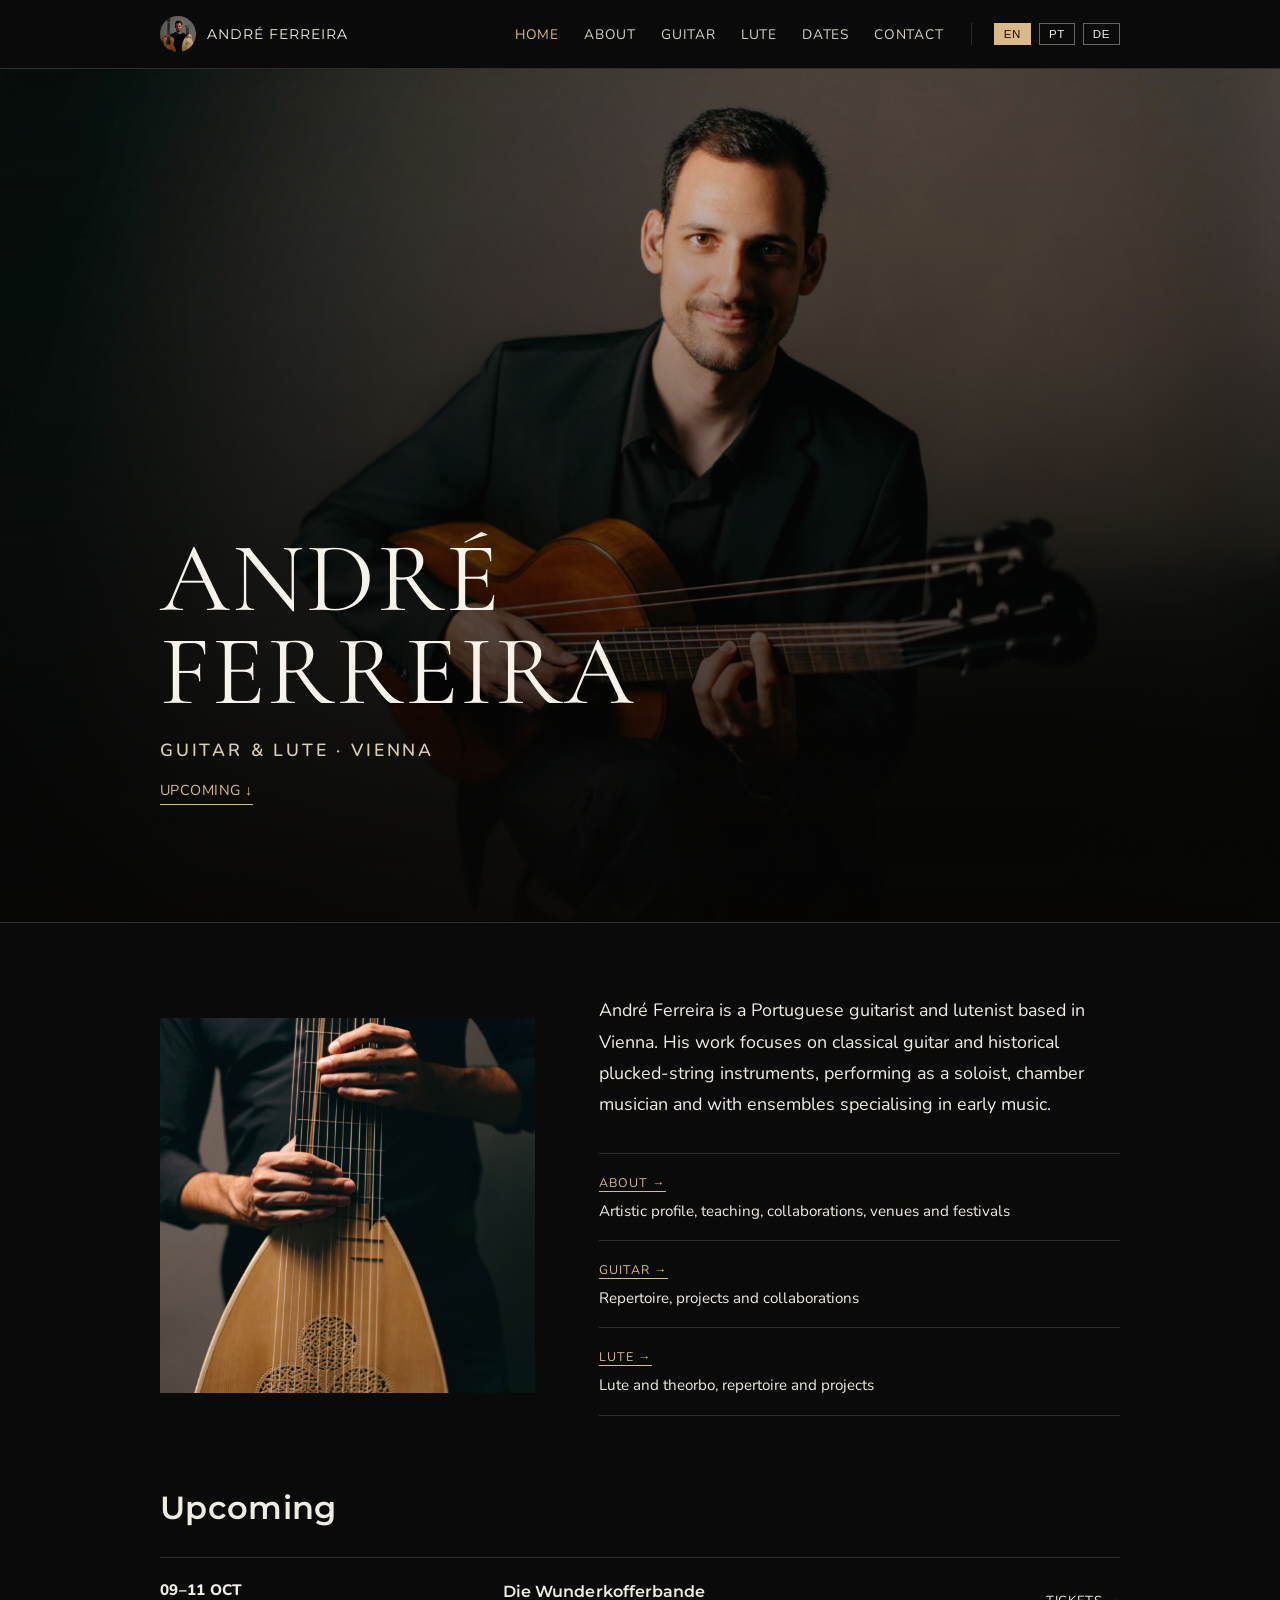
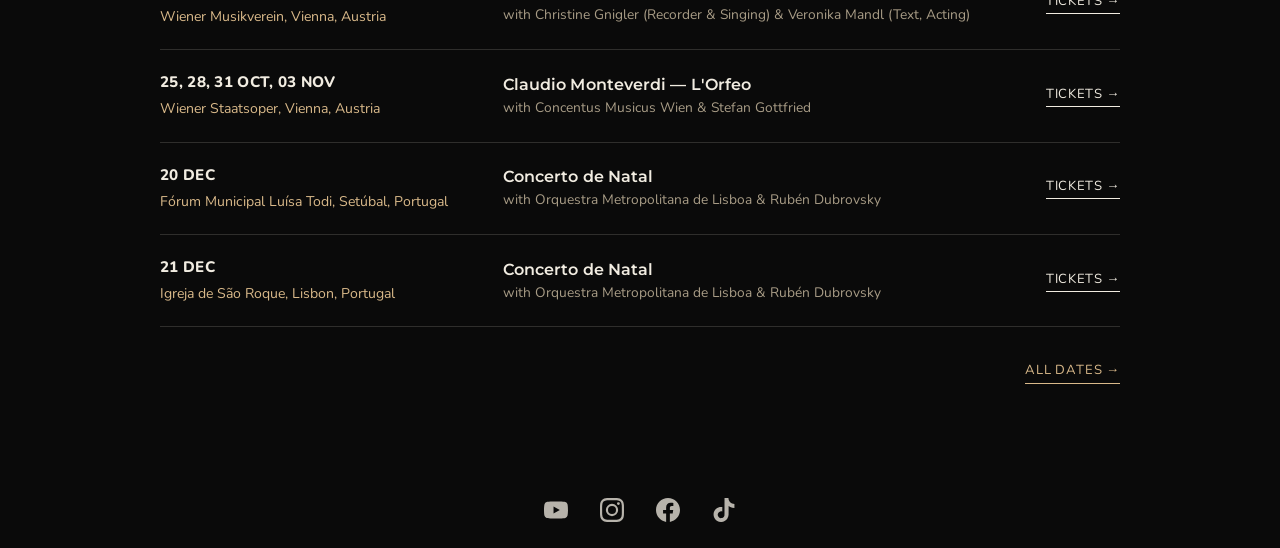
<file: index.html>
<!DOCTYPE html>
<html lang="en">
<head>
<title>André Ferreira — Guitar &amp; Lute</title>
<meta name="description" content="André Ferreira, Portuguese guitarist and lutenist based in Vienna. Concerts, biography and contact.">
<!-- The grey line under the title in a WhatsApp/Telegram/Slack preview.
     Separate from the meta description above because that one is written for
     a search results page and this one for a chat window. Any page may carry
     one; without it the card falls back to that page's meta description. -->
<meta name="share-description" content="André Ferreira is a Portuguese guitarist and lutenist based in Vienna.">
<!-- The hero photo is the LCP element. It is a CSS background, so the browser
     cannot discover it until style.css has parsed; this starts it immediately. -->
<link rel="preload" as="image" href="assets/img/hero.jpg" fetchpriority="high">
<!-- head:start -->
<meta charset="UTF-8">
<meta name="viewport" content="width=device-width, initial-scale=1.0">
<!-- Fonts: connect early and load without blocking render. Only the weights
     the CSS actually uses are requested — Cormorant is the hero name alone
     (400), Montserrat the headings (600/700) plus 400 for the navbar name,
     Nunito the body (400) plus 600/700/800 for the eyebrow, concert dates
     and video caption. -->
<link rel="preconnect" href="https://fonts.googleapis.com">
<link rel="preconnect" href="https://fonts.gstatic.com" crossorigin>
<link rel="preload" as="style" href="https://fonts.googleapis.com/css2?family=Cormorant+Garamond:wght@400&family=Montserrat:wght@400;600;700&family=Nunito:wght@400;600;700;800&display=swap">
<link rel="stylesheet" href="https://fonts.googleapis.com/css2?family=Cormorant+Garamond:wght@400&family=Montserrat:wght@400;600;700&family=Nunito:wght@400;600;700;800&display=swap" media="print" onload="this.media='all'">
<noscript><link rel="stylesheet" href="https://fonts.googleapis.com/css2?family=Cormorant+Garamond:wght@400&family=Montserrat:wght@400;600;700&family=Nunito:wght@400;600;700;800&display=swap"></noscript>
<link rel="icon" type="image/png" sizes="32x32" href="assets/img/favicon-32.png">
<link rel="icon" type="image/png" sizes="192x192" href="assets/img/favicon-192.png">
<!-- iOS ignores transparency here and composites onto black, so this one
     is the plain square photo and iOS applies its own rounded mask. -->
<link rel="apple-touch-icon" href="assets/img/apple-touch-icon.png">
<link rel="stylesheet" href="assets/css/style.css">
<link rel="canonical" href="https://andreferreiramusic.github.io/site/">
<!-- Link previews (WhatsApp, Telegram, Signal, Messenger, Slack, iMessage…).
     Title and description are the page's own <title> and meta description,
     copied here by scripts/build.py so the wording lives in one place.
     The URLs must be absolute — a chat app fetches the page from its own
     servers, where a relative path resolves against nothing. -->
<meta property="og:type" content="website">
<meta property="og:site_name" content="André Ferreira">
<meta property="og:locale" content="en_GB">
<meta property="og:locale:alternate" content="pt_PT">
<meta property="og:locale:alternate" content="de_AT">
<meta property="og:title" content="André Ferreira — Guitar &amp; Lute">
<meta property="og:description" content="André Ferreira is a Portuguese guitarist and lutenist based in Vienna.">
<meta property="og:url" content="https://andreferreiramusic.github.io/site/">
<!-- The hero photo below the navbar, at its own 3:2 — 1200x800, regenerated
     by scripts/og_image.py. The explicit dimensions are what makes WhatsApp
     and Telegram draw the big card instead of the small thumbnail beside the
     text, and they have to match the file or the apps lay it out wrongly. -->
<meta property="og:image" content="https://andreferreiramusic.github.io/site/assets/img/og.jpg">
<meta property="og:image:type" content="image/jpeg">
<meta property="og:image:width" content="1200">
<meta property="og:image:height" content="800">
<meta property="og:image:alt" content="André Ferreira — Guitar &amp; Lute · Vienna">
<meta name="twitter:card" content="summary_large_image">
<meta name="twitter:title" content="André Ferreira — Guitar &amp; Lute">
<meta name="twitter:description" content="André Ferreira is a Portuguese guitarist and lutenist based in Vienna.">
<meta name="twitter:image" content="https://andreferreiramusic.github.io/site/assets/img/og.jpg">
<!-- head:end -->
</head>
<body>

<!-- nav:start -->
  <header class="topbar">
    <a class="brand" href="index.html">
      <span class="mono">
        <img src="assets/img/logo-128.jpg" alt="">
      </span>
      <span class="brand-name">ANDRÉ FERREIRA</span>
    </a>
    <button class="burger" id="burgerBtn" aria-label="Menu" aria-expanded="false">
      <span></span><span></span><span></span>
    </button>
    <nav class="menu" id="menu">
      <a href="index.html" aria-current="page" data-i18n="nav.home">Home</a>
      <a href="pages/about.html" data-i18n="nav.about">About</a>
      <a href="pages/guitar.html" data-i18n="nav.guitar">Guitar</a>
      <a href="pages/lute.html" data-i18n="nav.lute">Lute</a>
      <a href="pages/dates.html" data-i18n="nav.dates">Dates</a>
      <a href="pages/contact.html" data-i18n="nav.contact">Contact</a>
      <!-- English first and pressed: it is the site's own language, the one
           written into the HTML. main.js re-presses whichever it settles on. -->
      <div class="langs">
        <button data-lang="en" aria-pressed="true">EN</button>
        <button data-lang="pt" aria-pressed="false">PT</button>
        <button data-lang="de" aria-pressed="false">DE</button>
      </div>
    </nav>
  </header>
<!-- nav:end -->

  <section class="hero">
    <div class="hero-inner">
      <h1 data-i18n="hero.name">André<br>Ferreira</h1>
      <p class="eyebrow" data-i18n="hero.eyebrow">Guitar &amp; Lute · Vienna</p>
      <a class="cta" href="#concerts" data-i18n="hero.cta">Upcoming ↓</a>
    </div>
  </section>

  <section class="intro">
    <div class="intro-photo">
      <img src="assets/img/bio.jpg" alt="André Ferreira playing the lute" loading="lazy">
    </div>
    <div class="intro-body">
      <div class="intro-text" data-i18n="home.about">
      <!-- text:home.about:start -->
      <p>André Ferreira is a Portuguese guitarist and lutenist based in Vienna. His work focuses on classical guitar and historical plucked-string instruments, performing as a soloist, chamber musician and with ensembles specialising in early music.</p>
      <!-- text:home.about:end -->
    </div>
      <div class="intro-links">
        <a class="ilink" href="pages/about.html">
          <span class="ilabel" data-i18n="nav.about">About</span>
          <span class="idesc" data-i18n="home.about.d">Artistic profile, teaching, collaborations, venues and festivals</span>
        </a>
        <a class="ilink" href="pages/guitar.html">
          <span class="ilabel" data-i18n="nav.guitar">Guitar</span>
          <span class="idesc" data-i18n="home.guitar.d">Repertoire, projects and collaborations</span>
        </a>
        <a class="ilink" href="pages/lute.html">
          <span class="ilabel" data-i18n="nav.lute">Lute</span>
          <span class="idesc" data-i18n="home.lute.d">Lute and theorbo, repertoire and projects</span>
        </a>
      </div>
    </div>
  </section>

  <section class="concerts-wrap" id="concerts">
    <h2 data-i18n="home.dates.h">Upcoming</h2>
    <!-- events:next:start -->
      <div class="clist">
        <div class="crow">
          <div class="when">
            <time class="date" datetime="2026-10-09" data-end="2026-10-11" data-pt="09–11 OUT" data-en="09–11 OCT" data-de="09–11 OKT">09–11 OCT</time>
            <div class="venue" data-pt="Wiener Musikverein, Viena, Áustria" data-en="Wiener Musikverein, Vienna, Austria" data-de="Wiener Musikverein, Wien, Österreich">Wiener Musikverein, Vienna, Austria</div>
          </div>
          <div class="title">
            <span class="tname" data-pt="Die Wunderkofferbande" data-en="Die Wunderkofferbande" data-de="Die Wunderkofferbande">Die Wunderkofferbande</span>
            <span class="performers" data-pt="com Christine Gnigler (Recorder &amp; Singing) &amp; Veronika Mandl (Text, Acting)" data-en="with Christine Gnigler (Recorder &amp; Singing) &amp; Veronika Mandl (Text, Acting)" data-de="mit Christine Gnigler (Recorder &amp; Singing) &amp; Veronika Mandl (Text, Acting)">with Christine Gnigler (Recorder &amp; Singing) &amp; Veronika Mandl (Text, Acting)</span>
          </div>
          <a class="tix" href="https://musikverein.at/konzert/?id=000e0e8f" target="_blank" rel="noopener" data-i18n="concerts.tickets">Tickets →</a>
        </div>
        <div class="crow">
          <div class="when">
            <time class="date" datetime="2026-10-25" data-dates="2026-10-25 2026-10-28 2026-10-31 2026-11-03" data-pt="25, 28, 31 OUT, 03 NOV" data-en="25, 28, 31 OCT, 03 NOV" data-de="25, 28, 31 OKT, 03 NOV">25, 28, 31 OCT, 03 NOV</time>
            <div class="venue" data-pt="Wiener Staatsoper, Viena, Áustria" data-en="Wiener Staatsoper, Vienna, Austria" data-de="Wiener Staatsoper, Wien, Österreich">Wiener Staatsoper, Vienna, Austria</div>
          </div>
          <div class="title">
            <span class="tname" data-pt="Claudio Monteverdi — L&#x27;Orfeo" data-en="Claudio Monteverdi — L&#x27;Orfeo" data-de="Claudio Monteverdi — L&#x27;Orfeo">Claudio Monteverdi — L&#x27;Orfeo</span>
            <span class="performers" data-pt="com Concentus Musicus Wien &amp; Stefan Gottfried" data-en="with Concentus Musicus Wien &amp; Stefan Gottfried" data-de="mit Concentus Musicus Wien &amp; Stefan Gottfried">with Concentus Musicus Wien &amp; Stefan Gottfried</span>
          </div>
          <a class="tix" href="https://www.wiener-staatsoper.at/kalender/detail/lorfeo/2026-10-28/" target="_blank" rel="noopener" data-i18n="concerts.tickets">Tickets →</a>
        </div>
        <div class="crow">
          <div class="when">
            <time class="date" datetime="2026-12-20" data-pt="20 DEZ" data-en="20 DEC" data-de="20 DEZ">20 DEC</time>
            <div class="venue" data-pt="Fórum Municipal Luísa Todi, Setúbal, Portugal" data-en="Fórum Municipal Luísa Todi, Setúbal, Portugal" data-de="Fórum Municipal Luísa Todi, Setúbal, Portugal">Fórum Municipal Luísa Todi, Setúbal, Portugal</div>
          </div>
          <div class="title">
            <span class="tname" data-pt="Concerto de Natal" data-en="Concerto de Natal" data-de="Concerto de Natal">Concerto de Natal</span>
            <span class="performers" data-pt="com Orquestra Metropolitana de Lisboa &amp; Rubén Dubrovsky" data-en="with Orquestra Metropolitana de Lisboa &amp; Rubén Dubrovsky" data-de="mit Orquestra Metropolitana de Lisboa &amp; Rubén Dubrovsky">with Orquestra Metropolitana de Lisboa &amp; Rubén Dubrovsky</span>
          </div>
          <a class="tix" href="https://www.metropolitana.pt/programacao/concerto-de-natal-13/" target="_blank" rel="noopener" data-i18n="concerts.tickets">Tickets →</a>
        </div>
        <div class="crow">
          <div class="when">
            <time class="date" datetime="2026-12-21" data-pt="21 DEZ" data-en="21 DEC" data-de="21 DEZ">21 DEC</time>
            <div class="venue" data-pt="Igreja de São Roque, Lisboa, Portugal" data-en="Igreja de São Roque, Lisbon, Portugal" data-de="Igreja de São Roque, Lissabon, Portugal">Igreja de São Roque, Lisbon, Portugal</div>
          </div>
          <div class="title">
            <span class="tname" data-pt="Concerto de Natal" data-en="Concerto de Natal" data-de="Concerto de Natal">Concerto de Natal</span>
            <span class="performers" data-pt="com Orquestra Metropolitana de Lisboa &amp; Rubén Dubrovsky" data-en="with Orquestra Metropolitana de Lisboa &amp; Rubén Dubrovsky" data-de="mit Orquestra Metropolitana de Lisboa &amp; Rubén Dubrovsky">with Orquestra Metropolitana de Lisboa &amp; Rubén Dubrovsky</span>
          </div>
          <a class="tix" href="https://www.metropolitana.pt/programacao/concerto-de-natal-14/" target="_blank" rel="noopener" data-i18n="concerts.tickets">Tickets →</a>
        </div>
      </div>
    <!-- events:next:end -->
    <a class="cta cta-block" href="pages/dates.html" data-i18n="home.dates.all">All dates →</a>
  </section>


<!-- footer:start -->
  <footer class="foot">
    <!-- Icons are inline SVG so they inherit currentColor and cost no extra
         request. aria-label carries the name; the glyph itself is decorative. -->
    <ul class="social">
      <li><a href="https://www.youtube.com/@andrealmeidaferreira" target="_blank" rel="noopener" aria-label="YouTube">
        <svg viewBox="0 0 24 24" aria-hidden="true"><path d="M23.498 6.186a3.016 3.016 0 0 0-2.122-2.136C19.505 3.545 12 3.545 12 3.545s-7.505 0-9.377.505A3.017 3.017 0 0 0 .502 6.186C0 8.07 0 12 0 12s0 3.93.502 5.814a3.016 3.016 0 0 0 2.122 2.136c1.871.505 9.376.505 9.376.505s7.505 0 9.377-.505a3.015 3.015 0 0 0 2.122-2.136C24 15.93 24 12 24 12s0-3.93-.502-5.814zM9.545 15.568V8.432L15.818 12l-6.273 3.568z"/></svg>
      </a></li>
      <li><a href="https://www.instagram.com/andreferreira_music" target="_blank" rel="noopener" aria-label="Instagram">
        <svg viewBox="0 0 24 24" aria-hidden="true"><path d="M12 2.163c3.204 0 3.584.012 4.85.07 3.252.148 4.771 1.691 4.919 4.919.058 1.265.069 1.645.069 4.849 0 3.205-.012 3.584-.069 4.849-.149 3.225-1.664 4.771-4.919 4.919-1.266.058-1.644.07-4.85.07-3.204 0-3.584-.012-4.849-.07-3.26-.149-4.771-1.699-4.919-4.92-.058-1.265-.07-1.644-.07-4.849 0-3.204.013-3.583.07-4.849.149-3.227 1.664-4.771 4.919-4.919 1.266-.057 1.645-.069 4.849-.069zM12 0C8.741 0 8.333.014 7.053.072 2.695.272.273 2.69.073 7.052.014 8.333 0 8.741 0 12c0 3.259.014 3.668.072 4.948.2 4.358 2.618 6.78 6.98 6.98C8.333 23.986 8.741 24 12 24c3.259 0 3.668-.014 4.948-.072 4.354-.2 6.782-2.618 6.979-6.98.059-1.28.073-1.689.073-4.948 0-3.259-.014-3.667-.072-4.947-.196-4.354-2.617-6.78-6.979-6.98C15.668.014 15.259 0 12 0zm0 5.838a6.162 6.162 0 1 0 0 12.324 6.162 6.162 0 0 0 0-12.324zM12 16a4 4 0 1 1 0-8 4 4 0 0 1 0 8zm6.406-11.845a1.44 1.44 0 1 0 0 2.881 1.44 1.44 0 0 0 0-2.881z"/></svg>
      </a></li>
      <li><a href="https://www.facebook.com/profile.php?id=61575838910372" target="_blank" rel="noopener" aria-label="Facebook">
        <svg viewBox="0 0 24 24" aria-hidden="true"><path d="M24 12.073c0-6.627-5.373-12-12-12s-12 5.373-12 12c0 5.99 4.388 10.954 10.125 11.854v-8.385H7.078v-3.47h3.047V9.43c0-3.007 1.792-4.669 4.533-4.669 1.312 0 2.686.235 2.686.235v2.953H15.83c-1.491 0-1.956.925-1.956 1.874v2.25h3.328l-.532 3.47h-2.796v8.385C19.612 23.027 24 18.062 24 12.073z"/></svg>
      </a></li>
      <li><a href="https://www.tiktok.com/@andreferreira_music" target="_blank" rel="noopener" aria-label="TikTok">
        <svg viewBox="0 0 24 24" aria-hidden="true"><path d="M12.525.02c1.31-.02 2.61-.01 3.91-.02.08 1.53.63 3.09 1.75 4.17 1.12 1.11 2.7 1.62 4.24 1.79v4.03c-1.44-.05-2.89-.35-4.2-.97-.57-.26-1.1-.59-1.62-.93-.01 2.92.01 5.84-.02 8.75-.08 1.4-.54 2.79-1.35 3.94-1.31 1.92-3.58 3.17-5.91 3.21-1.43.08-2.86-.31-4.08-1.03-2.02-1.19-3.44-3.37-3.65-5.71-.02-.5-.03-1-.01-1.49.18-1.9 1.12-3.72 2.58-4.96 1.66-1.44 3.98-2.13 6.15-1.72.02 1.48-.04 2.96-.04 4.44-.99-.32-2.15-.23-3.02.37-.63.41-1.11 1.04-1.36 1.75-.21.51-.15 1.07-.14 1.61.24 1.64 1.82 3.02 3.5 2.87 1.12-.01 2.19-.66 2.77-1.61.19-.33.4-.67.41-1.06.1-1.79.06-3.57.07-5.36.01-4.03-.01-8.05.02-12.07z"/></svg>
      </a></li>
    </ul>
  </footer>

  <!-- Page texts, generated from content/<page>/<block>_<lang>.md. Loaded first so
       main.js can merge it into its own dictionary. -->
  <script src="assets/js/content.js"></script>
  <script src="assets/js/main.js"></script>
<!-- footer:end -->
</body>
</html>
</file>
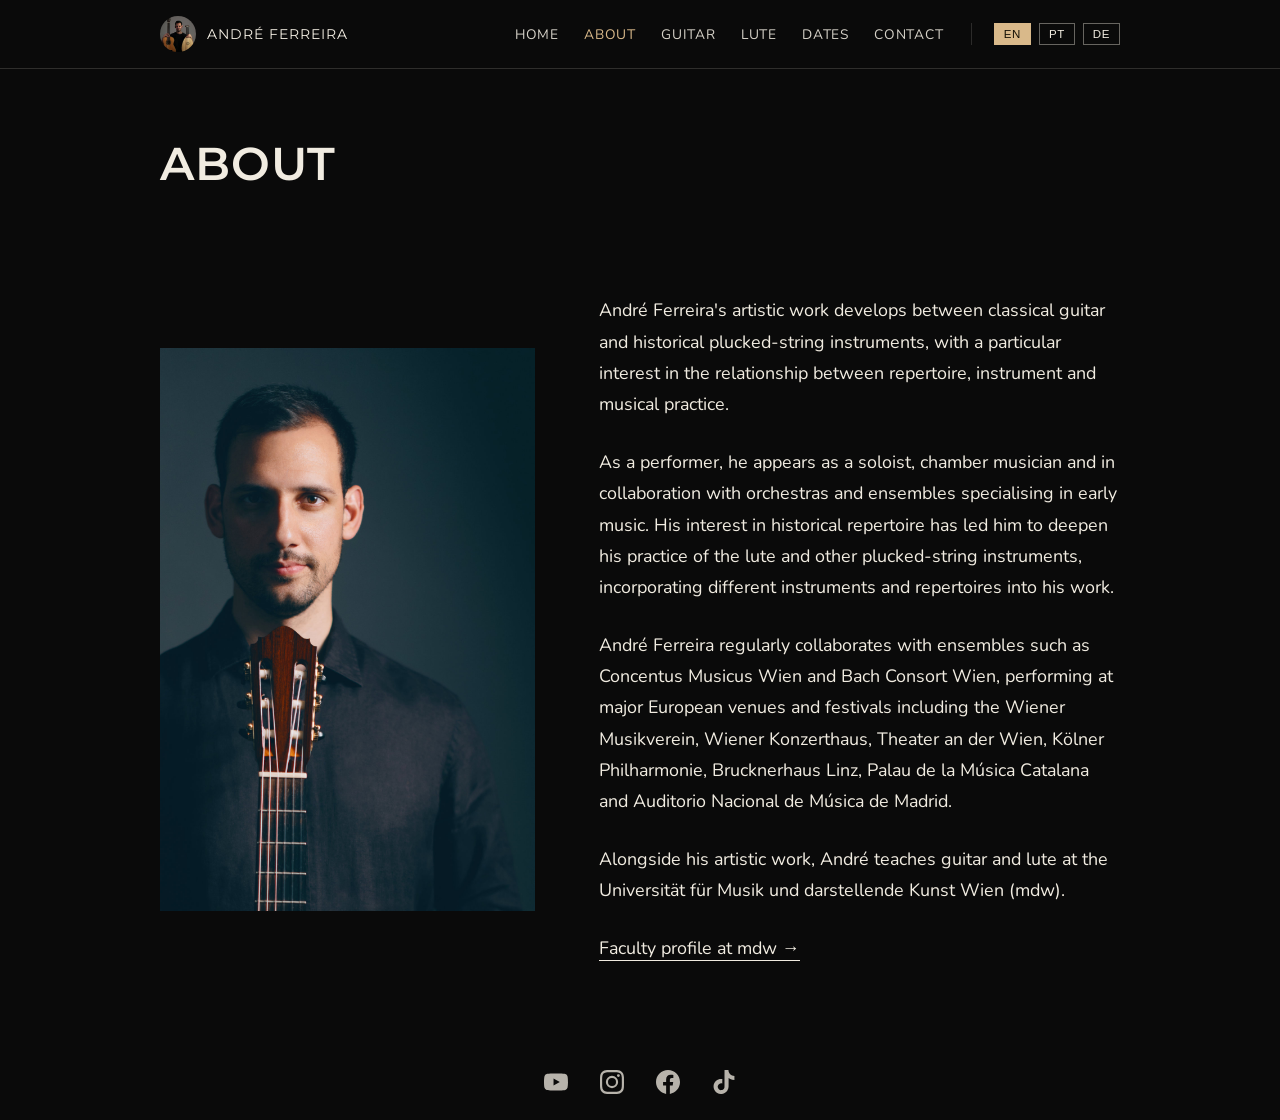
<file: pages/about.html>
<!DOCTYPE html>
<html lang="en">
<head>
<title>About — André Ferreira</title>
<meta name="description" content="Biography of André Ferreira, Portuguese guitarist and lutenist based in Vienna.">
<!-- head:start -->
<meta charset="UTF-8">
<meta name="viewport" content="width=device-width, initial-scale=1.0">
<!-- Fonts: connect early and load without blocking render. Only the weights
     the CSS actually uses are requested — Cormorant is the hero name alone
     (400), Montserrat the headings (600/700) plus 400 for the navbar name,
     Nunito the body (400) plus 600/700/800 for the eyebrow, concert dates
     and video caption. -->
<link rel="preconnect" href="https://fonts.googleapis.com">
<link rel="preconnect" href="https://fonts.gstatic.com" crossorigin>
<link rel="preload" as="style" href="https://fonts.googleapis.com/css2?family=Cormorant+Garamond:wght@400&family=Montserrat:wght@400;600;700&family=Nunito:wght@400;600;700;800&display=swap">
<link rel="stylesheet" href="https://fonts.googleapis.com/css2?family=Cormorant+Garamond:wght@400&family=Montserrat:wght@400;600;700&family=Nunito:wght@400;600;700;800&display=swap" media="print" onload="this.media='all'">
<noscript><link rel="stylesheet" href="https://fonts.googleapis.com/css2?family=Cormorant+Garamond:wght@400&family=Montserrat:wght@400;600;700&family=Nunito:wght@400;600;700;800&display=swap"></noscript>
<link rel="icon" type="image/png" sizes="32x32" href="../assets/img/favicon-32.png">
<link rel="icon" type="image/png" sizes="192x192" href="../assets/img/favicon-192.png">
<!-- iOS ignores transparency here and composites onto black, so this one
     is the plain square photo and iOS applies its own rounded mask. -->
<link rel="apple-touch-icon" href="../assets/img/apple-touch-icon.png">
<link rel="stylesheet" href="../assets/css/style.css">
<link rel="canonical" href="https://andreferreiramusic.github.io/site/pages/about.html">
<!-- Link previews (WhatsApp, Telegram, Signal, Messenger, Slack, iMessage…).
     Title and description are the page's own <title> and meta description,
     copied here by scripts/build.py so the wording lives in one place.
     The URLs must be absolute — a chat app fetches the page from its own
     servers, where a relative path resolves against nothing. -->
<meta property="og:type" content="website">
<meta property="og:site_name" content="André Ferreira">
<meta property="og:locale" content="en_GB">
<meta property="og:locale:alternate" content="pt_PT">
<meta property="og:locale:alternate" content="de_AT">
<meta property="og:title" content="About — André Ferreira">
<meta property="og:description" content="Biography of André Ferreira, Portuguese guitarist and lutenist based in Vienna.">
<meta property="og:url" content="https://andreferreiramusic.github.io/site/pages/about.html">
<!-- The hero photo below the navbar, at its own 3:2 — 1200x800, regenerated
     by scripts/og_image.py. The explicit dimensions are what makes WhatsApp
     and Telegram draw the big card instead of the small thumbnail beside the
     text, and they have to match the file or the apps lay it out wrongly. -->
<meta property="og:image" content="https://andreferreiramusic.github.io/site/assets/img/og.jpg">
<meta property="og:image:type" content="image/jpeg">
<meta property="og:image:width" content="1200">
<meta property="og:image:height" content="800">
<meta property="og:image:alt" content="André Ferreira — Guitar &amp; Lute · Vienna">
<meta name="twitter:card" content="summary_large_image">
<meta name="twitter:title" content="About — André Ferreira">
<meta name="twitter:description" content="Biography of André Ferreira, Portuguese guitarist and lutenist based in Vienna.">
<meta name="twitter:image" content="https://andreferreiramusic.github.io/site/assets/img/og.jpg">
<!-- head:end -->
</head>
<body>

<!-- nav:start -->
  <header class="topbar">
    <a class="brand" href="../index.html">
      <span class="mono">
        <img src="../assets/img/logo-128.jpg" alt="">
      </span>
      <span class="brand-name">ANDRÉ FERREIRA</span>
    </a>
    <button class="burger" id="burgerBtn" aria-label="Menu" aria-expanded="false">
      <span></span><span></span><span></span>
    </button>
    <nav class="menu" id="menu">
      <a href="../index.html" data-i18n="nav.home">Home</a>
      <a href="../pages/about.html" aria-current="page" data-i18n="nav.about">About</a>
      <a href="../pages/guitar.html" data-i18n="nav.guitar">Guitar</a>
      <a href="../pages/lute.html" data-i18n="nav.lute">Lute</a>
      <a href="../pages/dates.html" data-i18n="nav.dates">Dates</a>
      <a href="../pages/contact.html" data-i18n="nav.contact">Contact</a>
      <!-- English first and pressed: it is the site's own language, the one
           written into the HTML. main.js re-presses whichever it settles on. -->
      <div class="langs">
        <button data-lang="en" aria-pressed="true">EN</button>
        <button data-lang="pt" aria-pressed="false">PT</button>
        <button data-lang="de" aria-pressed="false">DE</button>
      </div>
    </nav>
  </header>
<!-- nav:end -->

  <section class="page-head">
    <h1 data-i18n="nav.about">About</h1>
  </section>

  <section class="split">
    <div class="split-photo">
      <img src="../assets/img/about.jpg" alt="André Ferreira with a classical guitar">
    </div>
    <div class="split-body">
      <div class="bio-body" data-i18n="bio.body">
      <!-- text:bio.body:start -->
      <p>André Ferreira's artistic work develops between classical guitar and historical plucked-string instruments, with a particular interest in the relationship between repertoire, instrument and musical practice.</p><p>As a performer, he appears as a soloist, chamber musician and in collaboration with orchestras and ensembles specialising in early music. His interest in historical repertoire has led him to deepen his practice of the lute and other plucked-string instruments, incorporating different instruments and repertoires into his work.</p><p>André Ferreira regularly collaborates with ensembles such as Concentus Musicus Wien and Bach Consort Wien, performing at major European venues and festivals including the Wiener Musikverein, Wiener Konzerthaus, Theater an der Wien, Kölner Philharmonie, Brucknerhaus Linz, Palau de la Música Catalana and Auditorio Nacional de Música de Madrid.</p><p>Alongside his artistic work, André teaches guitar and lute at the Universität für Musik und darstellende Kunst Wien (mdw).</p><p><a href="https://mdw.ac.at/altemusik/en/faculty/andre-ferreira-inst-17/" target="_blank" rel="noopener">Faculty profile at mdw →</a></p>
      <!-- text:bio.body:end -->
      </div>
    </div>
  </section>

<!-- footer:start -->
  <footer class="foot">
    <!-- Icons are inline SVG so they inherit currentColor and cost no extra
         request. aria-label carries the name; the glyph itself is decorative. -->
    <ul class="social">
      <li><a href="https://www.youtube.com/@andrealmeidaferreira" target="_blank" rel="noopener" aria-label="YouTube">
        <svg viewBox="0 0 24 24" aria-hidden="true"><path d="M23.498 6.186a3.016 3.016 0 0 0-2.122-2.136C19.505 3.545 12 3.545 12 3.545s-7.505 0-9.377.505A3.017 3.017 0 0 0 .502 6.186C0 8.07 0 12 0 12s0 3.93.502 5.814a3.016 3.016 0 0 0 2.122 2.136c1.871.505 9.376.505 9.376.505s7.505 0 9.377-.505a3.015 3.015 0 0 0 2.122-2.136C24 15.93 24 12 24 12s0-3.93-.502-5.814zM9.545 15.568V8.432L15.818 12l-6.273 3.568z"/></svg>
      </a></li>
      <li><a href="https://www.instagram.com/andreferreira_music" target="_blank" rel="noopener" aria-label="Instagram">
        <svg viewBox="0 0 24 24" aria-hidden="true"><path d="M12 2.163c3.204 0 3.584.012 4.85.07 3.252.148 4.771 1.691 4.919 4.919.058 1.265.069 1.645.069 4.849 0 3.205-.012 3.584-.069 4.849-.149 3.225-1.664 4.771-4.919 4.919-1.266.058-1.644.07-4.85.07-3.204 0-3.584-.012-4.849-.07-3.26-.149-4.771-1.699-4.919-4.92-.058-1.265-.07-1.644-.07-4.849 0-3.204.013-3.583.07-4.849.149-3.227 1.664-4.771 4.919-4.919 1.266-.057 1.645-.069 4.849-.069zM12 0C8.741 0 8.333.014 7.053.072 2.695.272.273 2.69.073 7.052.014 8.333 0 8.741 0 12c0 3.259.014 3.668.072 4.948.2 4.358 2.618 6.78 6.98 6.98C8.333 23.986 8.741 24 12 24c3.259 0 3.668-.014 4.948-.072 4.354-.2 6.782-2.618 6.979-6.98.059-1.28.073-1.689.073-4.948 0-3.259-.014-3.667-.072-4.947-.196-4.354-2.617-6.78-6.979-6.98C15.668.014 15.259 0 12 0zm0 5.838a6.162 6.162 0 1 0 0 12.324 6.162 6.162 0 0 0 0-12.324zM12 16a4 4 0 1 1 0-8 4 4 0 0 1 0 8zm6.406-11.845a1.44 1.44 0 1 0 0 2.881 1.44 1.44 0 0 0 0-2.881z"/></svg>
      </a></li>
      <li><a href="https://www.facebook.com/profile.php?id=61575838910372" target="_blank" rel="noopener" aria-label="Facebook">
        <svg viewBox="0 0 24 24" aria-hidden="true"><path d="M24 12.073c0-6.627-5.373-12-12-12s-12 5.373-12 12c0 5.99 4.388 10.954 10.125 11.854v-8.385H7.078v-3.47h3.047V9.43c0-3.007 1.792-4.669 4.533-4.669 1.312 0 2.686.235 2.686.235v2.953H15.83c-1.491 0-1.956.925-1.956 1.874v2.25h3.328l-.532 3.47h-2.796v8.385C19.612 23.027 24 18.062 24 12.073z"/></svg>
      </a></li>
      <li><a href="https://www.tiktok.com/@andreferreira_music" target="_blank" rel="noopener" aria-label="TikTok">
        <svg viewBox="0 0 24 24" aria-hidden="true"><path d="M12.525.02c1.31-.02 2.61-.01 3.91-.02.08 1.53.63 3.09 1.75 4.17 1.12 1.11 2.7 1.62 4.24 1.79v4.03c-1.44-.05-2.89-.35-4.2-.97-.57-.26-1.1-.59-1.62-.93-.01 2.92.01 5.84-.02 8.75-.08 1.4-.54 2.79-1.35 3.94-1.31 1.92-3.58 3.17-5.91 3.21-1.43.08-2.86-.31-4.08-1.03-2.02-1.19-3.44-3.37-3.65-5.71-.02-.5-.03-1-.01-1.49.18-1.9 1.12-3.72 2.58-4.96 1.66-1.44 3.98-2.13 6.15-1.72.02 1.48-.04 2.96-.04 4.44-.99-.32-2.15-.23-3.02.37-.63.41-1.11 1.04-1.36 1.75-.21.51-.15 1.07-.14 1.61.24 1.64 1.82 3.02 3.5 2.87 1.12-.01 2.19-.66 2.77-1.61.19-.33.4-.67.41-1.06.1-1.79.06-3.57.07-5.36.01-4.03-.01-8.05.02-12.07z"/></svg>
      </a></li>
    </ul>
  </footer>

  <!-- Page texts, generated from content/<page>/<block>_<lang>.md. Loaded first so
       main.js can merge it into its own dictionary. -->
  <script src="../assets/js/content.js"></script>
  <script src="../assets/js/main.js"></script>
<!-- footer:end -->
</body>
</html>
</file>
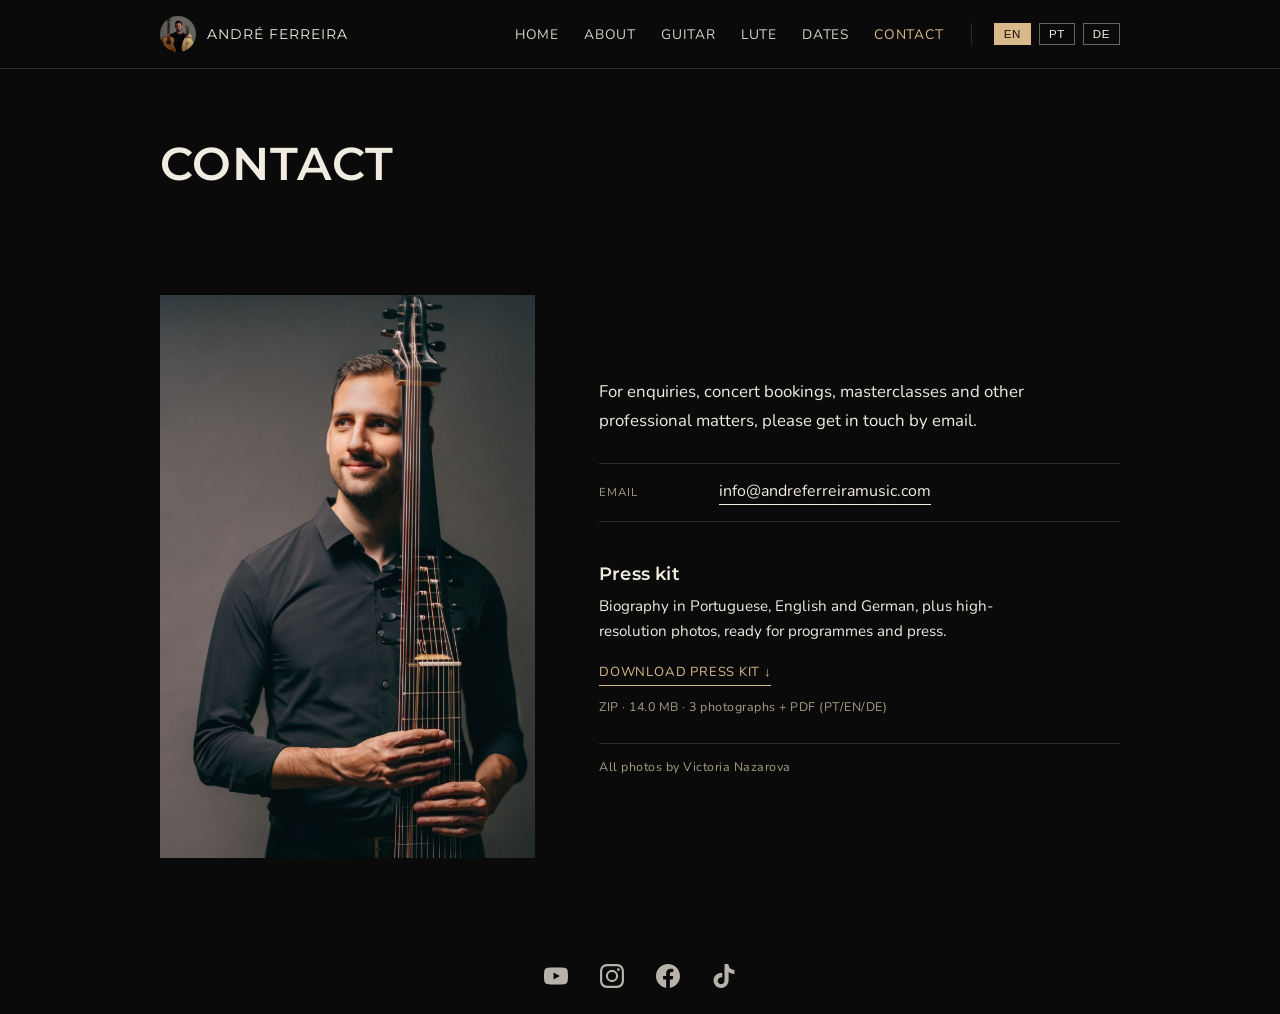
<file: pages/contact.html>
<!DOCTYPE html>
<html lang="en">
<head>
<title>Contact — André Ferreira</title>
<meta name="description" content="Bookings, masterclasses and press enquiries for André Ferreira.">
<!-- head:start -->
<meta charset="UTF-8">
<meta name="viewport" content="width=device-width, initial-scale=1.0">
<!-- Fonts: connect early and load without blocking render. Only the weights
     the CSS actually uses are requested — Cormorant is the hero name alone
     (400), Montserrat the headings (600/700) plus 400 for the navbar name,
     Nunito the body (400) plus 600/700/800 for the eyebrow, concert dates
     and video caption. -->
<link rel="preconnect" href="https://fonts.googleapis.com">
<link rel="preconnect" href="https://fonts.gstatic.com" crossorigin>
<link rel="preload" as="style" href="https://fonts.googleapis.com/css2?family=Cormorant+Garamond:wght@400&family=Montserrat:wght@400;600;700&family=Nunito:wght@400;600;700;800&display=swap">
<link rel="stylesheet" href="https://fonts.googleapis.com/css2?family=Cormorant+Garamond:wght@400&family=Montserrat:wght@400;600;700&family=Nunito:wght@400;600;700;800&display=swap" media="print" onload="this.media='all'">
<noscript><link rel="stylesheet" href="https://fonts.googleapis.com/css2?family=Cormorant+Garamond:wght@400&family=Montserrat:wght@400;600;700&family=Nunito:wght@400;600;700;800&display=swap"></noscript>
<link rel="icon" type="image/png" sizes="32x32" href="../assets/img/favicon-32.png">
<link rel="icon" type="image/png" sizes="192x192" href="../assets/img/favicon-192.png">
<!-- iOS ignores transparency here and composites onto black, so this one
     is the plain square photo and iOS applies its own rounded mask. -->
<link rel="apple-touch-icon" href="../assets/img/apple-touch-icon.png">
<link rel="stylesheet" href="../assets/css/style.css">
<link rel="canonical" href="https://andreferreiramusic.github.io/site/pages/contact.html">
<!-- Link previews (WhatsApp, Telegram, Signal, Messenger, Slack, iMessage…).
     Title and description are the page's own <title> and meta description,
     copied here by scripts/build.py so the wording lives in one place.
     The URLs must be absolute — a chat app fetches the page from its own
     servers, where a relative path resolves against nothing. -->
<meta property="og:type" content="website">
<meta property="og:site_name" content="André Ferreira">
<meta property="og:locale" content="en_GB">
<meta property="og:locale:alternate" content="pt_PT">
<meta property="og:locale:alternate" content="de_AT">
<meta property="og:title" content="Contact — André Ferreira">
<meta property="og:description" content="Bookings, masterclasses and press enquiries for André Ferreira.">
<meta property="og:url" content="https://andreferreiramusic.github.io/site/pages/contact.html">
<!-- The hero photo below the navbar, at its own 3:2 — 1200x800, regenerated
     by scripts/og_image.py. The explicit dimensions are what makes WhatsApp
     and Telegram draw the big card instead of the small thumbnail beside the
     text, and they have to match the file or the apps lay it out wrongly. -->
<meta property="og:image" content="https://andreferreiramusic.github.io/site/assets/img/og.jpg">
<meta property="og:image:type" content="image/jpeg">
<meta property="og:image:width" content="1200">
<meta property="og:image:height" content="800">
<meta property="og:image:alt" content="André Ferreira — Guitar &amp; Lute · Vienna">
<meta name="twitter:card" content="summary_large_image">
<meta name="twitter:title" content="Contact — André Ferreira">
<meta name="twitter:description" content="Bookings, masterclasses and press enquiries for André Ferreira.">
<meta name="twitter:image" content="https://andreferreiramusic.github.io/site/assets/img/og.jpg">
<!-- head:end -->
</head>
<body>

<!-- nav:start -->
  <header class="topbar">
    <a class="brand" href="../index.html">
      <span class="mono">
        <img src="../assets/img/logo-128.jpg" alt="">
      </span>
      <span class="brand-name">ANDRÉ FERREIRA</span>
    </a>
    <button class="burger" id="burgerBtn" aria-label="Menu" aria-expanded="false">
      <span></span><span></span><span></span>
    </button>
    <nav class="menu" id="menu">
      <a href="../index.html" data-i18n="nav.home">Home</a>
      <a href="../pages/about.html" data-i18n="nav.about">About</a>
      <a href="../pages/guitar.html" data-i18n="nav.guitar">Guitar</a>
      <a href="../pages/lute.html" data-i18n="nav.lute">Lute</a>
      <a href="../pages/dates.html" data-i18n="nav.dates">Dates</a>
      <a href="../pages/contact.html" aria-current="page" data-i18n="nav.contact">Contact</a>
      <!-- English first and pressed: it is the site's own language, the one
           written into the HTML. main.js re-presses whichever it settles on. -->
      <div class="langs">
        <button data-lang="en" aria-pressed="true">EN</button>
        <button data-lang="pt" aria-pressed="false">PT</button>
        <button data-lang="de" aria-pressed="false">DE</button>
      </div>
    </nav>
  </header>
<!-- nav:end -->

  <section class="page-head">
    <h1 data-i18n="nav.contact">Contact</h1>
  </section>

  <section class="split">
    <div class="split-photo">
      <img src="../assets/img/contact.jpg" alt="André Ferreira with a theorbo">
    </div>
    <div class="split-body">
      <div class="prose" data-i18n="contact.body">
        <!-- text:contact.body:start -->
      <p>For enquiries, concert bookings, masterclasses and other professional matters, please get in touch by email.</p>
        <!-- text:contact.body:end -->
      </div>
      <ul class="contact-list">
        <li>
          <span class="clabel" data-i18n="contact.email">Email</span>
          <a href="mailto:info@andreferreiramusic.com">info@andreferreiramusic.com</a>
        </li>
      </ul>
      <div class="presskit">
        <h2 data-i18n="press.h">Press kit</h2>
        <p class="pk-desc" data-i18n="press.d">Biography in Portuguese, English and German, plus high-resolution photos, ready for programmes and press.</p>
        <!-- presskit:start -->
        <a class="cta" href="../press_kit/andre-ferreira-press-kit.zip" download data-i18n="press.cta">Download press kit ↓</a>
        <p class="pk-meta" data-pt="ZIP · 14.0 MB · 3 fotografias + PDF (PT/EN/DE)" data-en="ZIP · 14.0 MB · 3 photographs + PDF (PT/EN/DE)" data-de="ZIP · 14.0 MB · 3 Fotos + PDF (PT/EN/DE)">ZIP · 14.0 MB · 3 photographs + PDF (PT/EN/DE)</p>
        <!-- presskit:end -->
      </div>
      <p class="photo-credit" data-i18n="press.credit">All photos by Victoria Nazarova</p>
    </div>
  </section>

<!-- footer:start -->
  <footer class="foot">
    <!-- Icons are inline SVG so they inherit currentColor and cost no extra
         request. aria-label carries the name; the glyph itself is decorative. -->
    <ul class="social">
      <li><a href="https://www.youtube.com/@andrealmeidaferreira" target="_blank" rel="noopener" aria-label="YouTube">
        <svg viewBox="0 0 24 24" aria-hidden="true"><path d="M23.498 6.186a3.016 3.016 0 0 0-2.122-2.136C19.505 3.545 12 3.545 12 3.545s-7.505 0-9.377.505A3.017 3.017 0 0 0 .502 6.186C0 8.07 0 12 0 12s0 3.93.502 5.814a3.016 3.016 0 0 0 2.122 2.136c1.871.505 9.376.505 9.376.505s7.505 0 9.377-.505a3.015 3.015 0 0 0 2.122-2.136C24 15.93 24 12 24 12s0-3.93-.502-5.814zM9.545 15.568V8.432L15.818 12l-6.273 3.568z"/></svg>
      </a></li>
      <li><a href="https://www.instagram.com/andreferreira_music" target="_blank" rel="noopener" aria-label="Instagram">
        <svg viewBox="0 0 24 24" aria-hidden="true"><path d="M12 2.163c3.204 0 3.584.012 4.85.07 3.252.148 4.771 1.691 4.919 4.919.058 1.265.069 1.645.069 4.849 0 3.205-.012 3.584-.069 4.849-.149 3.225-1.664 4.771-4.919 4.919-1.266.058-1.644.07-4.85.07-3.204 0-3.584-.012-4.849-.07-3.26-.149-4.771-1.699-4.919-4.92-.058-1.265-.07-1.644-.07-4.849 0-3.204.013-3.583.07-4.849.149-3.227 1.664-4.771 4.919-4.919 1.266-.057 1.645-.069 4.849-.069zM12 0C8.741 0 8.333.014 7.053.072 2.695.272.273 2.69.073 7.052.014 8.333 0 8.741 0 12c0 3.259.014 3.668.072 4.948.2 4.358 2.618 6.78 6.98 6.98C8.333 23.986 8.741 24 12 24c3.259 0 3.668-.014 4.948-.072 4.354-.2 6.782-2.618 6.979-6.98.059-1.28.073-1.689.073-4.948 0-3.259-.014-3.667-.072-4.947-.196-4.354-2.617-6.78-6.979-6.98C15.668.014 15.259 0 12 0zm0 5.838a6.162 6.162 0 1 0 0 12.324 6.162 6.162 0 0 0 0-12.324zM12 16a4 4 0 1 1 0-8 4 4 0 0 1 0 8zm6.406-11.845a1.44 1.44 0 1 0 0 2.881 1.44 1.44 0 0 0 0-2.881z"/></svg>
      </a></li>
      <li><a href="https://www.facebook.com/profile.php?id=61575838910372" target="_blank" rel="noopener" aria-label="Facebook">
        <svg viewBox="0 0 24 24" aria-hidden="true"><path d="M24 12.073c0-6.627-5.373-12-12-12s-12 5.373-12 12c0 5.99 4.388 10.954 10.125 11.854v-8.385H7.078v-3.47h3.047V9.43c0-3.007 1.792-4.669 4.533-4.669 1.312 0 2.686.235 2.686.235v2.953H15.83c-1.491 0-1.956.925-1.956 1.874v2.25h3.328l-.532 3.47h-2.796v8.385C19.612 23.027 24 18.062 24 12.073z"/></svg>
      </a></li>
      <li><a href="https://www.tiktok.com/@andreferreira_music" target="_blank" rel="noopener" aria-label="TikTok">
        <svg viewBox="0 0 24 24" aria-hidden="true"><path d="M12.525.02c1.31-.02 2.61-.01 3.91-.02.08 1.53.63 3.09 1.75 4.17 1.12 1.11 2.7 1.62 4.24 1.79v4.03c-1.44-.05-2.89-.35-4.2-.97-.57-.26-1.1-.59-1.62-.93-.01 2.92.01 5.84-.02 8.75-.08 1.4-.54 2.79-1.35 3.94-1.31 1.92-3.58 3.17-5.91 3.21-1.43.08-2.86-.31-4.08-1.03-2.02-1.19-3.44-3.37-3.65-5.71-.02-.5-.03-1-.01-1.49.18-1.9 1.12-3.72 2.58-4.96 1.66-1.44 3.98-2.13 6.15-1.72.02 1.48-.04 2.96-.04 4.44-.99-.32-2.15-.23-3.02.37-.63.41-1.11 1.04-1.36 1.75-.21.51-.15 1.07-.14 1.61.24 1.64 1.82 3.02 3.5 2.87 1.12-.01 2.19-.66 2.77-1.61.19-.33.4-.67.41-1.06.1-1.79.06-3.57.07-5.36.01-4.03-.01-8.05.02-12.07z"/></svg>
      </a></li>
    </ul>
  </footer>

  <!-- Page texts, generated from content/<page>/<block>_<lang>.md. Loaded first so
       main.js can merge it into its own dictionary. -->
  <script src="../assets/js/content.js"></script>
  <script src="../assets/js/main.js"></script>
<!-- footer:end -->
</body>
</html>
</file>
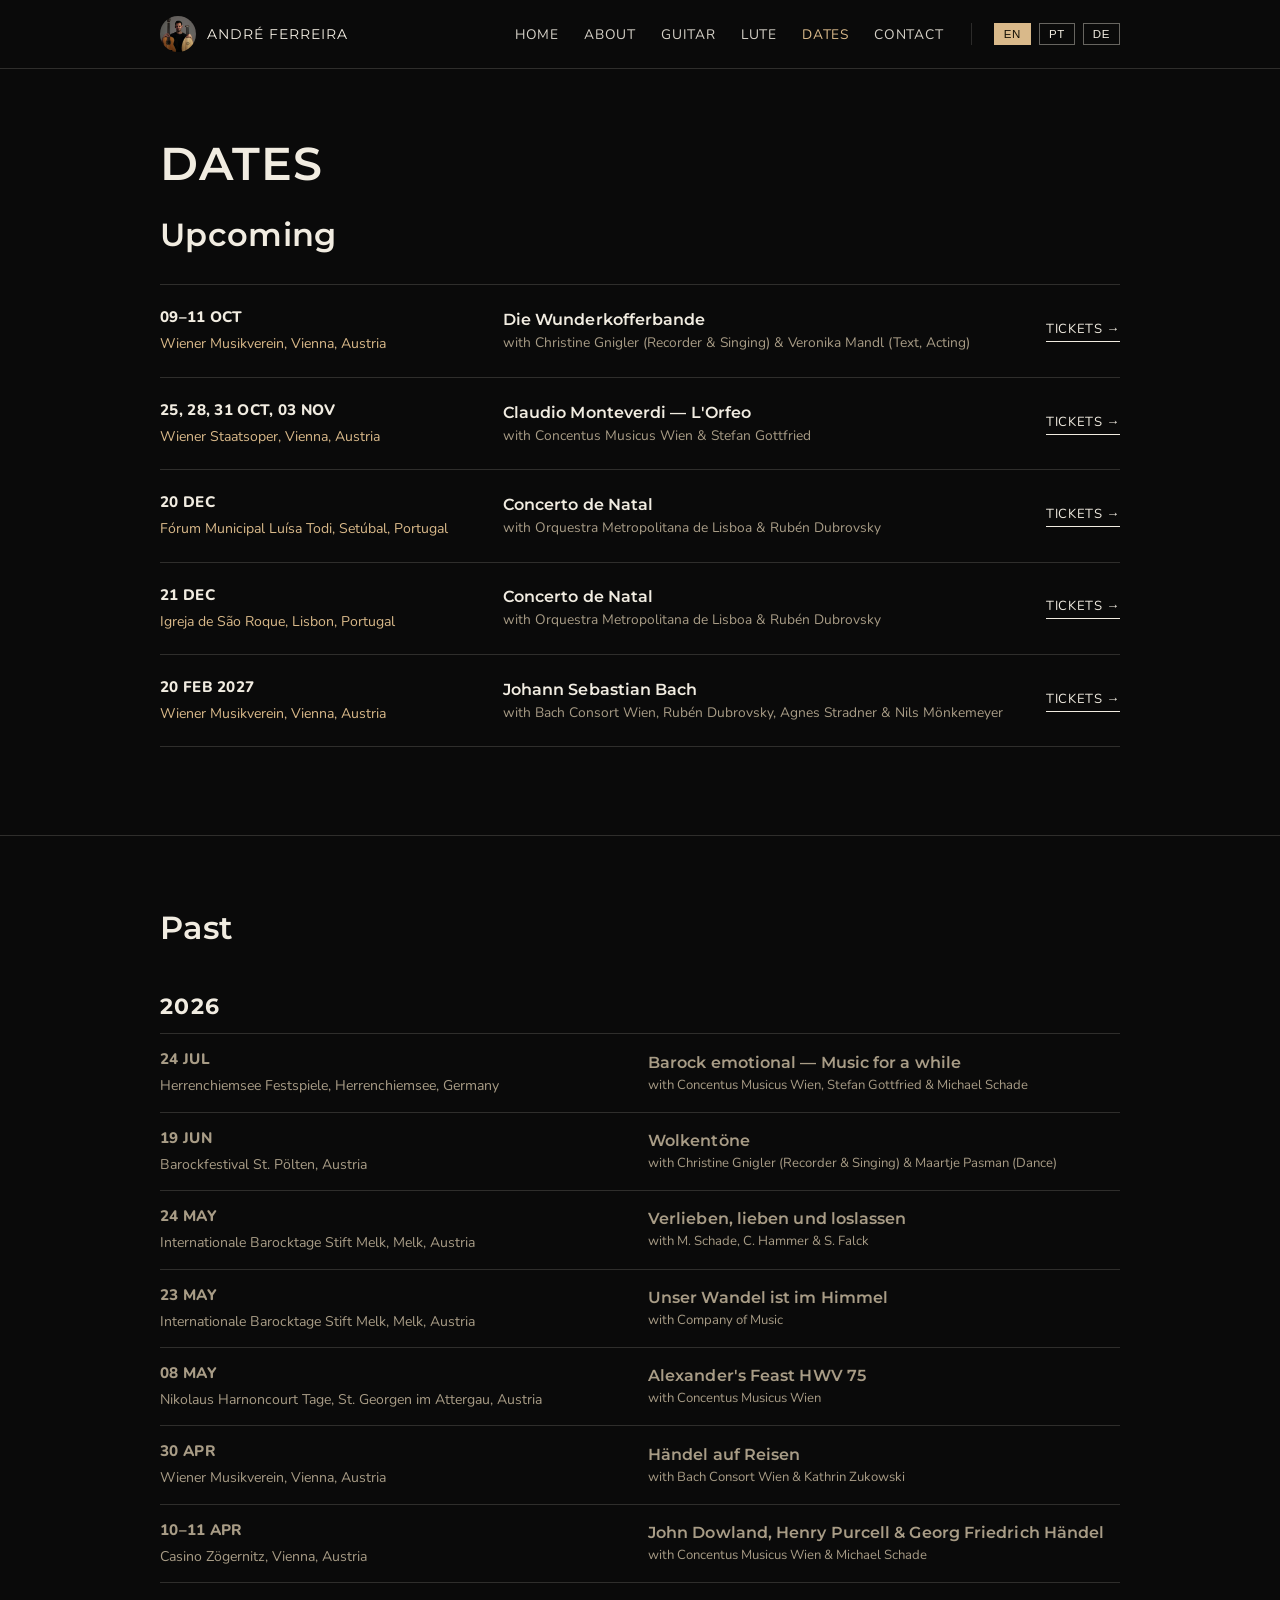
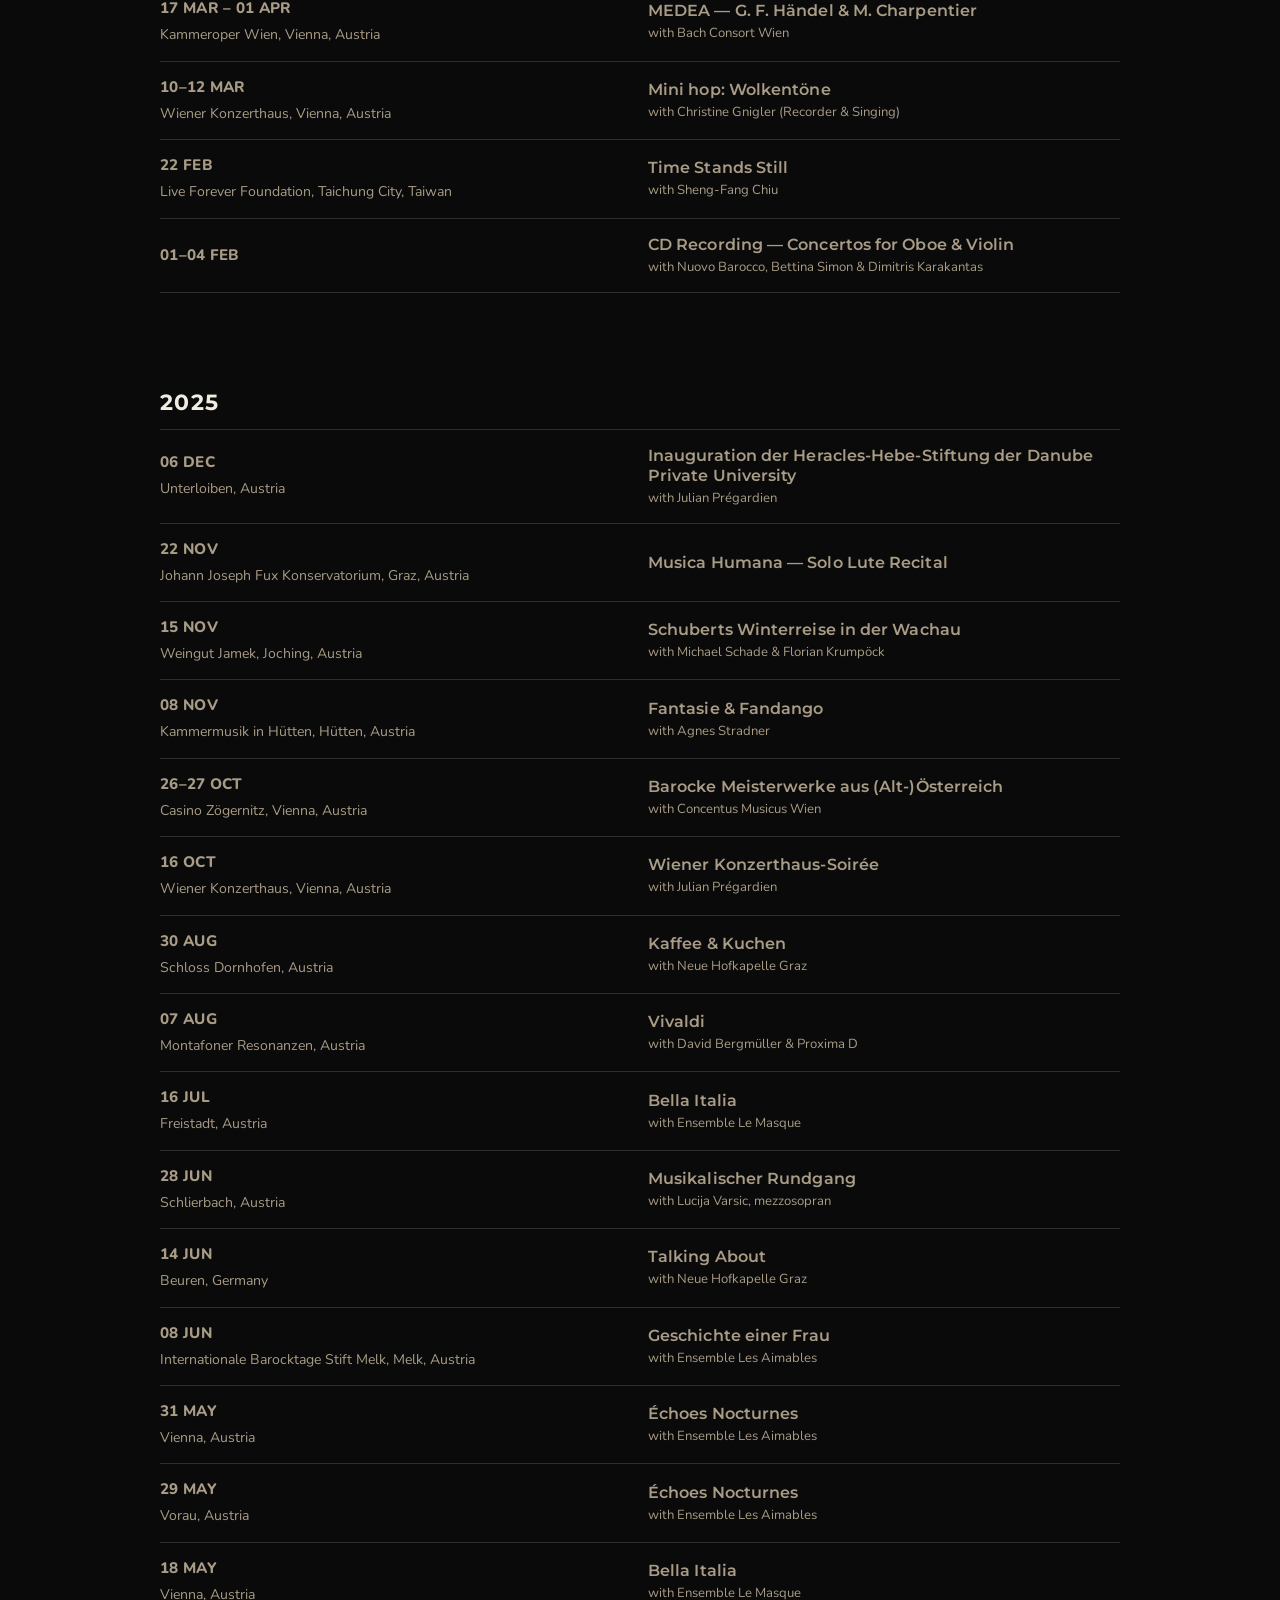
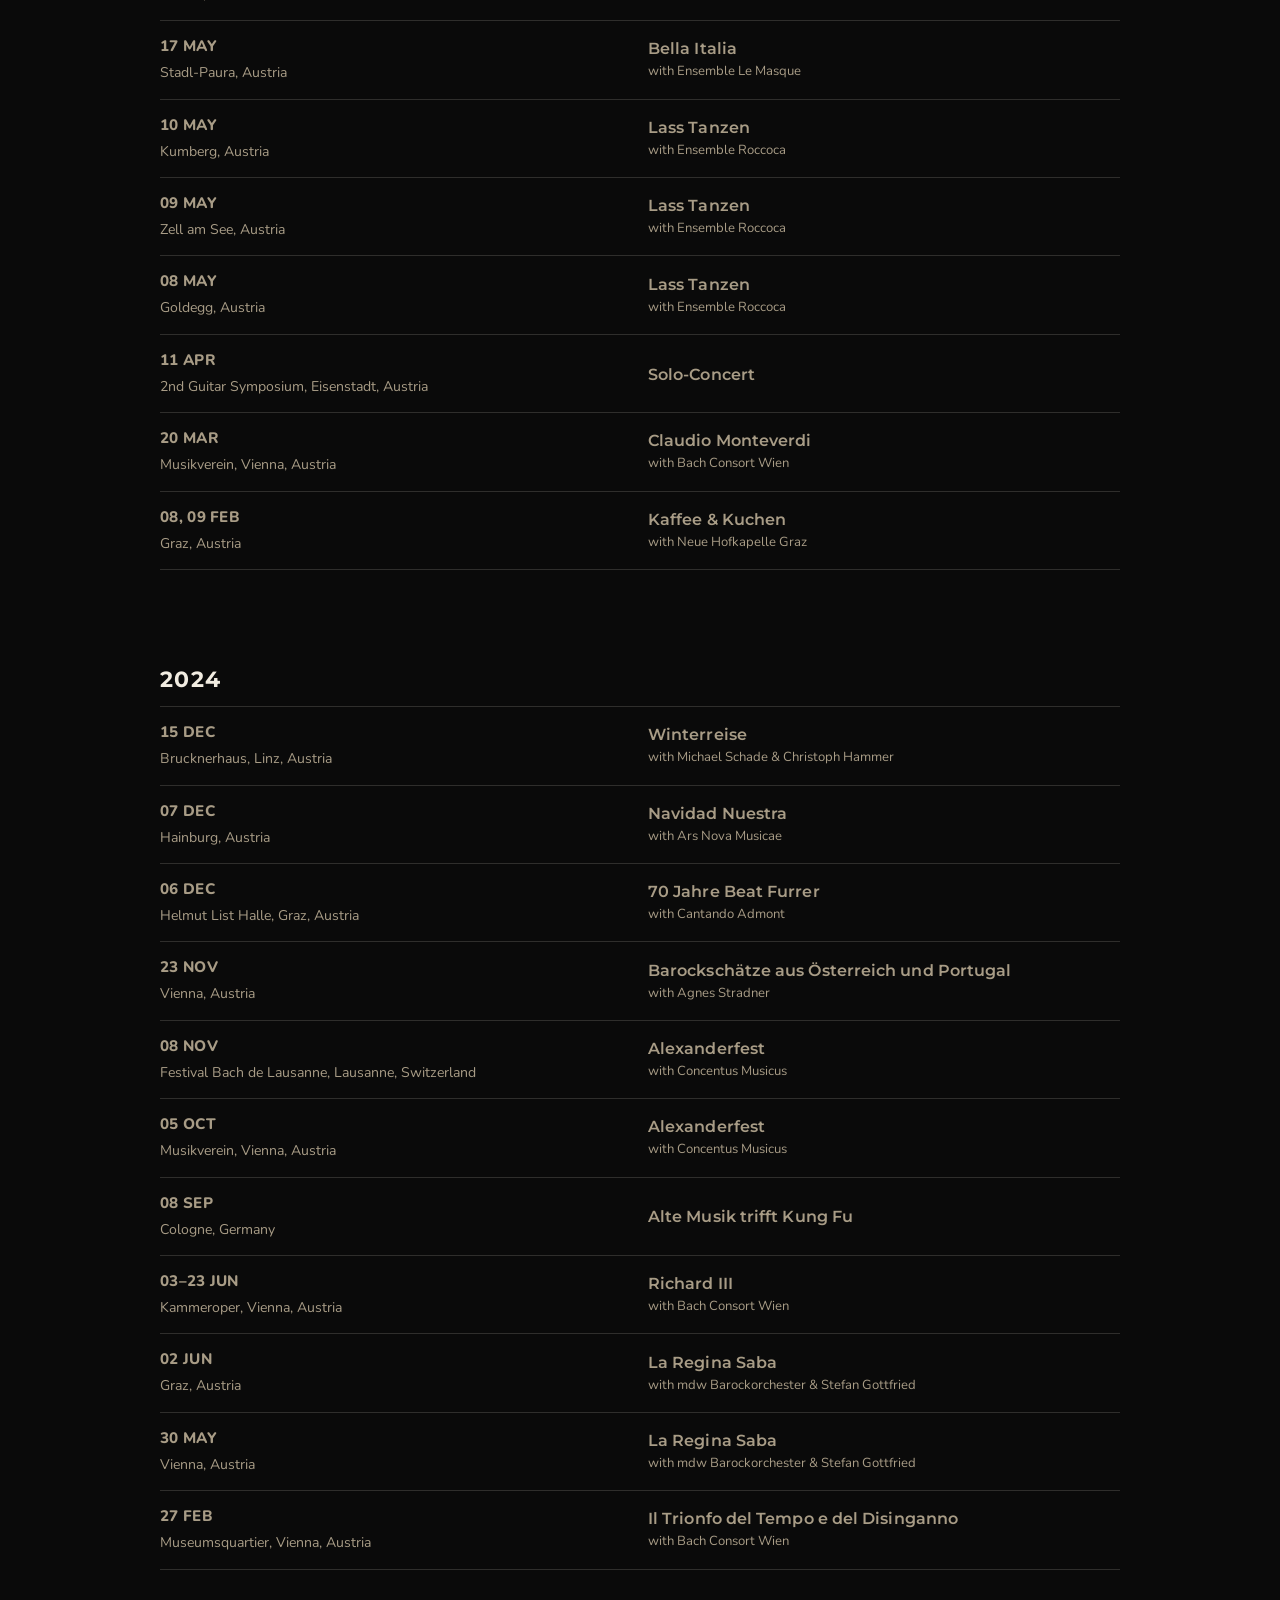
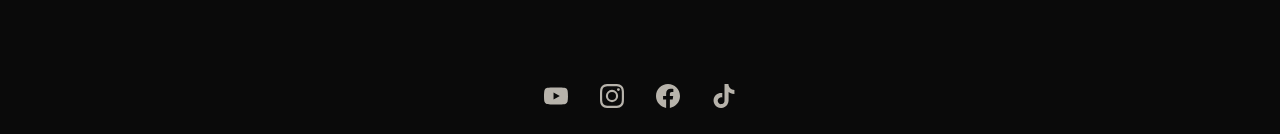
<file: pages/dates.html>
<!DOCTYPE html>
<html lang="en">
<head>
<title>Dates — André Ferreira</title>
<meta name="description" content="Upcoming concerts and performance archive of André Ferreira.">
<!-- head:start -->
<meta charset="UTF-8">
<meta name="viewport" content="width=device-width, initial-scale=1.0">
<!-- Fonts: connect early and load without blocking render. Only the weights
     the CSS actually uses are requested — Cormorant is the hero name alone
     (400), Montserrat the headings (600/700) plus 400 for the navbar name,
     Nunito the body (400) plus 600/700/800 for the eyebrow, concert dates
     and video caption. -->
<link rel="preconnect" href="https://fonts.googleapis.com">
<link rel="preconnect" href="https://fonts.gstatic.com" crossorigin>
<link rel="preload" as="style" href="https://fonts.googleapis.com/css2?family=Cormorant+Garamond:wght@400&family=Montserrat:wght@400;600;700&family=Nunito:wght@400;600;700;800&display=swap">
<link rel="stylesheet" href="https://fonts.googleapis.com/css2?family=Cormorant+Garamond:wght@400&family=Montserrat:wght@400;600;700&family=Nunito:wght@400;600;700;800&display=swap" media="print" onload="this.media='all'">
<noscript><link rel="stylesheet" href="https://fonts.googleapis.com/css2?family=Cormorant+Garamond:wght@400&family=Montserrat:wght@400;600;700&family=Nunito:wght@400;600;700;800&display=swap"></noscript>
<link rel="icon" type="image/png" sizes="32x32" href="../assets/img/favicon-32.png">
<link rel="icon" type="image/png" sizes="192x192" href="../assets/img/favicon-192.png">
<!-- iOS ignores transparency here and composites onto black, so this one
     is the plain square photo and iOS applies its own rounded mask. -->
<link rel="apple-touch-icon" href="../assets/img/apple-touch-icon.png">
<link rel="stylesheet" href="../assets/css/style.css">
<link rel="canonical" href="https://andreferreiramusic.github.io/site/pages/dates.html">
<!-- Link previews (WhatsApp, Telegram, Signal, Messenger, Slack, iMessage…).
     Title and description are the page's own <title> and meta description,
     copied here by scripts/build.py so the wording lives in one place.
     The URLs must be absolute — a chat app fetches the page from its own
     servers, where a relative path resolves against nothing. -->
<meta property="og:type" content="website">
<meta property="og:site_name" content="André Ferreira">
<meta property="og:locale" content="en_GB">
<meta property="og:locale:alternate" content="pt_PT">
<meta property="og:locale:alternate" content="de_AT">
<meta property="og:title" content="Dates — André Ferreira">
<meta property="og:description" content="Upcoming concerts and performance archive of André Ferreira.">
<meta property="og:url" content="https://andreferreiramusic.github.io/site/pages/dates.html">
<!-- The hero photo below the navbar, at its own 3:2 — 1200x800, regenerated
     by scripts/og_image.py. The explicit dimensions are what makes WhatsApp
     and Telegram draw the big card instead of the small thumbnail beside the
     text, and they have to match the file or the apps lay it out wrongly. -->
<meta property="og:image" content="https://andreferreiramusic.github.io/site/assets/img/og.jpg">
<meta property="og:image:type" content="image/jpeg">
<meta property="og:image:width" content="1200">
<meta property="og:image:height" content="800">
<meta property="og:image:alt" content="André Ferreira — Guitar &amp; Lute · Vienna">
<meta name="twitter:card" content="summary_large_image">
<meta name="twitter:title" content="Dates — André Ferreira">
<meta name="twitter:description" content="Upcoming concerts and performance archive of André Ferreira.">
<meta name="twitter:image" content="https://andreferreiramusic.github.io/site/assets/img/og.jpg">
<!-- head:end -->
</head>
<body>

<!-- nav:start -->
  <header class="topbar">
    <a class="brand" href="../index.html">
      <span class="mono">
        <img src="../assets/img/logo-128.jpg" alt="">
      </span>
      <span class="brand-name">ANDRÉ FERREIRA</span>
    </a>
    <button class="burger" id="burgerBtn" aria-label="Menu" aria-expanded="false">
      <span></span><span></span><span></span>
    </button>
    <nav class="menu" id="menu">
      <a href="../index.html" data-i18n="nav.home">Home</a>
      <a href="../pages/about.html" data-i18n="nav.about">About</a>
      <a href="../pages/guitar.html" data-i18n="nav.guitar">Guitar</a>
      <a href="../pages/lute.html" data-i18n="nav.lute">Lute</a>
      <a href="../pages/dates.html" aria-current="page" data-i18n="nav.dates">Dates</a>
      <a href="../pages/contact.html" data-i18n="nav.contact">Contact</a>
      <!-- English first and pressed: it is the site's own language, the one
           written into the HTML. main.js re-presses whichever it settles on. -->
      <div class="langs">
        <button data-lang="en" aria-pressed="true">EN</button>
        <button data-lang="pt" aria-pressed="false">PT</button>
        <button data-lang="de" aria-pressed="false">DE</button>
      </div>
    </nav>
  </header>
<!-- nav:end -->

  <section class="page-head">
    <h1 data-i18n="nav.dates">Dates</h1>
  </section>

  <section class="concerts-wrap">
    <h2 data-i18n="dates.upcoming">Upcoming</h2>
    <!-- events:upcoming:start -->
      <div class="clist">
        <div class="crow">
          <div class="when">
            <time class="date" datetime="2026-10-09" data-end="2026-10-11" data-pt="09–11 OUT" data-en="09–11 OCT" data-de="09–11 OKT">09–11 OCT</time>
            <div class="venue" data-pt="Wiener Musikverein, Viena, Áustria" data-en="Wiener Musikverein, Vienna, Austria" data-de="Wiener Musikverein, Wien, Österreich">Wiener Musikverein, Vienna, Austria</div>
          </div>
          <div class="title">
            <span class="tname" data-pt="Die Wunderkofferbande" data-en="Die Wunderkofferbande" data-de="Die Wunderkofferbande">Die Wunderkofferbande</span>
            <span class="performers" data-pt="com Christine Gnigler (Recorder &amp; Singing) &amp; Veronika Mandl (Text, Acting)" data-en="with Christine Gnigler (Recorder &amp; Singing) &amp; Veronika Mandl (Text, Acting)" data-de="mit Christine Gnigler (Recorder &amp; Singing) &amp; Veronika Mandl (Text, Acting)">with Christine Gnigler (Recorder &amp; Singing) &amp; Veronika Mandl (Text, Acting)</span>
          </div>
          <a class="tix" href="https://musikverein.at/konzert/?id=000e0e8f" target="_blank" rel="noopener" data-i18n="concerts.tickets">Tickets →</a>
        </div>
        <div class="crow">
          <div class="when">
            <time class="date" datetime="2026-10-25" data-dates="2026-10-25 2026-10-28 2026-10-31 2026-11-03" data-pt="25, 28, 31 OUT, 03 NOV" data-en="25, 28, 31 OCT, 03 NOV" data-de="25, 28, 31 OKT, 03 NOV">25, 28, 31 OCT, 03 NOV</time>
            <div class="venue" data-pt="Wiener Staatsoper, Viena, Áustria" data-en="Wiener Staatsoper, Vienna, Austria" data-de="Wiener Staatsoper, Wien, Österreich">Wiener Staatsoper, Vienna, Austria</div>
          </div>
          <div class="title">
            <span class="tname" data-pt="Claudio Monteverdi — L&#x27;Orfeo" data-en="Claudio Monteverdi — L&#x27;Orfeo" data-de="Claudio Monteverdi — L&#x27;Orfeo">Claudio Monteverdi — L&#x27;Orfeo</span>
            <span class="performers" data-pt="com Concentus Musicus Wien &amp; Stefan Gottfried" data-en="with Concentus Musicus Wien &amp; Stefan Gottfried" data-de="mit Concentus Musicus Wien &amp; Stefan Gottfried">with Concentus Musicus Wien &amp; Stefan Gottfried</span>
          </div>
          <a class="tix" href="https://www.wiener-staatsoper.at/kalender/detail/lorfeo/2026-10-28/" target="_blank" rel="noopener" data-i18n="concerts.tickets">Tickets →</a>
        </div>
        <div class="crow">
          <div class="when">
            <time class="date" datetime="2026-12-20" data-pt="20 DEZ" data-en="20 DEC" data-de="20 DEZ">20 DEC</time>
            <div class="venue" data-pt="Fórum Municipal Luísa Todi, Setúbal, Portugal" data-en="Fórum Municipal Luísa Todi, Setúbal, Portugal" data-de="Fórum Municipal Luísa Todi, Setúbal, Portugal">Fórum Municipal Luísa Todi, Setúbal, Portugal</div>
          </div>
          <div class="title">
            <span class="tname" data-pt="Concerto de Natal" data-en="Concerto de Natal" data-de="Concerto de Natal">Concerto de Natal</span>
            <span class="performers" data-pt="com Orquestra Metropolitana de Lisboa &amp; Rubén Dubrovsky" data-en="with Orquestra Metropolitana de Lisboa &amp; Rubén Dubrovsky" data-de="mit Orquestra Metropolitana de Lisboa &amp; Rubén Dubrovsky">with Orquestra Metropolitana de Lisboa &amp; Rubén Dubrovsky</span>
          </div>
          <a class="tix" href="https://www.metropolitana.pt/programacao/concerto-de-natal-13/" target="_blank" rel="noopener" data-i18n="concerts.tickets">Tickets →</a>
        </div>
        <div class="crow">
          <div class="when">
            <time class="date" datetime="2026-12-21" data-pt="21 DEZ" data-en="21 DEC" data-de="21 DEZ">21 DEC</time>
            <div class="venue" data-pt="Igreja de São Roque, Lisboa, Portugal" data-en="Igreja de São Roque, Lisbon, Portugal" data-de="Igreja de São Roque, Lissabon, Portugal">Igreja de São Roque, Lisbon, Portugal</div>
          </div>
          <div class="title">
            <span class="tname" data-pt="Concerto de Natal" data-en="Concerto de Natal" data-de="Concerto de Natal">Concerto de Natal</span>
            <span class="performers" data-pt="com Orquestra Metropolitana de Lisboa &amp; Rubén Dubrovsky" data-en="with Orquestra Metropolitana de Lisboa &amp; Rubén Dubrovsky" data-de="mit Orquestra Metropolitana de Lisboa &amp; Rubén Dubrovsky">with Orquestra Metropolitana de Lisboa &amp; Rubén Dubrovsky</span>
          </div>
          <a class="tix" href="https://www.metropolitana.pt/programacao/concerto-de-natal-14/" target="_blank" rel="noopener" data-i18n="concerts.tickets">Tickets →</a>
        </div>
        <div class="crow">
          <div class="when">
            <time class="date" datetime="2027-02-20" data-pt="20 FEV 2027" data-en="20 FEB 2027" data-de="20 FEB 2027">20 FEB 2027</time>
            <div class="venue" data-pt="Wiener Musikverein, Viena, Áustria" data-en="Wiener Musikverein, Vienna, Austria" data-de="Wiener Musikverein, Wien, Österreich">Wiener Musikverein, Vienna, Austria</div>
          </div>
          <div class="title">
            <span class="tname" data-pt="Johann Sebastian Bach" data-en="Johann Sebastian Bach" data-de="Johann Sebastian Bach">Johann Sebastian Bach</span>
            <span class="performers" data-pt="com Bach Consort Wien, Rubén Dubrovsky, Agnes Stradner &amp; Nils Mönkemeyer" data-en="with Bach Consort Wien, Rubén Dubrovsky, Agnes Stradner &amp; Nils Mönkemeyer" data-de="mit Bach Consort Wien, Rubén Dubrovsky, Agnes Stradner &amp; Nils Mönkemeyer">with Bach Consort Wien, Rubén Dubrovsky, Agnes Stradner &amp; Nils Mönkemeyer</span>
          </div>
          <a class="tix" href="https://musikverein.at/konzert/bach-consort-wien-00118f1f/" target="_blank" rel="noopener" data-i18n="concerts.tickets">Tickets →</a>
        </div>
      </div>
    <!-- events:upcoming:end -->
  </section>

  <section class="concerts-wrap past">
    <h2 data-i18n="dates.past">Past</h2>
    <!-- events:past:start -->
      <div class="clist">
        <h3 class="cyear">2026</h3>
        <div class="crow">
          <div class="when">
            <time class="date" datetime="2026-07-24" data-pt="24 JUL" data-en="24 JUL" data-de="24 JUL">24 JUL</time>
            <div class="venue" data-pt="Herrenchiemsee Festspiele, Herrenchiemsee, Alemanha" data-en="Herrenchiemsee Festspiele, Herrenchiemsee, Germany" data-de="Herrenchiemsee Festspiele, Herrenchiemsee, Deutschland">Herrenchiemsee Festspiele, Herrenchiemsee, Germany</div>
          </div>
          <div class="title">
            <span class="tname" data-pt="Barock emotional — Music for a while" data-en="Barock emotional — Music for a while" data-de="Barock emotional — Music for a while">Barock emotional — Music for a while</span>
            <span class="performers" data-pt="com Concentus Musicus Wien, Stefan Gottfried &amp; Michael Schade" data-en="with Concentus Musicus Wien, Stefan Gottfried &amp; Michael Schade" data-de="mit Concentus Musicus Wien, Stefan Gottfried &amp; Michael Schade">with Concentus Musicus Wien, Stefan Gottfried &amp; Michael Schade</span>
          </div>
        </div>
        <div class="crow">
          <div class="when">
            <time class="date" datetime="2026-06-19" data-pt="19 JUN" data-en="19 JUN" data-de="19 JUN">19 JUN</time>
            <div class="venue" data-pt="Barockfestival St. Pölten, Áustria" data-en="Barockfestival St. Pölten, Austria" data-de="Barockfestival St. Pölten, Österreich">Barockfestival St. Pölten, Austria</div>
          </div>
          <div class="title">
            <span class="tname" data-pt="Wolkentöne" data-en="Wolkentöne" data-de="Wolkentöne">Wolkentöne</span>
            <span class="performers" data-pt="com Christine Gnigler (Recorder &amp; Singing) &amp; Maartje Pasman (Dance)" data-en="with Christine Gnigler (Recorder &amp; Singing) &amp; Maartje Pasman (Dance)" data-de="mit Christine Gnigler (Recorder &amp; Singing) &amp; Maartje Pasman (Dance)">with Christine Gnigler (Recorder &amp; Singing) &amp; Maartje Pasman (Dance)</span>
          </div>
        </div>
        <div class="crow">
          <div class="when">
            <time class="date" datetime="2026-05-24" data-pt="24 MAI" data-en="24 MAY" data-de="24 MAI">24 MAY</time>
            <div class="venue" data-pt="Internationale Barocktage Stift Melk, Melk, Áustria" data-en="Internationale Barocktage Stift Melk, Melk, Austria" data-de="Internationale Barocktage Stift Melk, Melk, Österreich">Internationale Barocktage Stift Melk, Melk, Austria</div>
          </div>
          <div class="title">
            <span class="tname" data-pt="Verlieben, lieben und loslassen" data-en="Verlieben, lieben und loslassen" data-de="Verlieben, lieben und loslassen">Verlieben, lieben und loslassen</span>
            <span class="performers" data-pt="com M. Schade, C. Hammer &amp; S. Falck" data-en="with M. Schade, C. Hammer &amp; S. Falck" data-de="mit M. Schade, C. Hammer &amp; S. Falck">with M. Schade, C. Hammer &amp; S. Falck</span>
          </div>
        </div>
        <div class="crow">
          <div class="when">
            <time class="date" datetime="2026-05-23" data-pt="23 MAI" data-en="23 MAY" data-de="23 MAI">23 MAY</time>
            <div class="venue" data-pt="Internationale Barocktage Stift Melk, Melk, Áustria" data-en="Internationale Barocktage Stift Melk, Melk, Austria" data-de="Internationale Barocktage Stift Melk, Melk, Österreich">Internationale Barocktage Stift Melk, Melk, Austria</div>
          </div>
          <div class="title">
            <span class="tname" data-pt="Unser Wandel ist im Himmel" data-en="Unser Wandel ist im Himmel" data-de="Unser Wandel ist im Himmel">Unser Wandel ist im Himmel</span>
            <span class="performers" data-pt="com Company of Music" data-en="with Company of Music" data-de="mit Company of Music">with Company of Music</span>
          </div>
        </div>
        <div class="crow">
          <div class="when">
            <time class="date" datetime="2026-05-08" data-pt="08 MAI" data-en="08 MAY" data-de="08 MAI">08 MAY</time>
            <div class="venue" data-pt="Nikolaus Harnoncourt Tage, St. Georgen im Attergau, Áustria" data-en="Nikolaus Harnoncourt Tage, St. Georgen im Attergau, Austria" data-de="Nikolaus Harnoncourt Tage, St. Georgen im Attergau, Österreich">Nikolaus Harnoncourt Tage, St. Georgen im Attergau, Austria</div>
          </div>
          <div class="title">
            <span class="tname" data-pt="Alexander&#x27;s Feast HWV 75" data-en="Alexander&#x27;s Feast HWV 75" data-de="Alexander&#x27;s Feast HWV 75">Alexander&#x27;s Feast HWV 75</span>
            <span class="performers" data-pt="com Concentus Musicus Wien" data-en="with Concentus Musicus Wien" data-de="mit Concentus Musicus Wien">with Concentus Musicus Wien</span>
          </div>
        </div>
        <div class="crow">
          <div class="when">
            <time class="date" datetime="2026-04-30" data-pt="30 ABR" data-en="30 APR" data-de="30 APR">30 APR</time>
            <div class="venue" data-pt="Wiener Musikverein, Viena, Áustria" data-en="Wiener Musikverein, Vienna, Austria" data-de="Wiener Musikverein, Wien, Österreich">Wiener Musikverein, Vienna, Austria</div>
          </div>
          <div class="title">
            <span class="tname" data-pt="Händel auf Reisen" data-en="Händel auf Reisen" data-de="Händel auf Reisen">Händel auf Reisen</span>
            <span class="performers" data-pt="com Bach Consort Wien &amp; Kathrin Zukowski" data-en="with Bach Consort Wien &amp; Kathrin Zukowski" data-de="mit Bach Consort Wien &amp; Kathrin Zukowski">with Bach Consort Wien &amp; Kathrin Zukowski</span>
          </div>
        </div>
        <div class="crow">
          <div class="when">
            <time class="date" datetime="2026-04-10" data-end="2026-04-11" data-pt="10–11 ABR" data-en="10–11 APR" data-de="10–11 APR">10–11 APR</time>
            <div class="venue" data-pt="Casino Zögernitz, Viena, Áustria" data-en="Casino Zögernitz, Vienna, Austria" data-de="Casino Zögernitz, Wien, Österreich">Casino Zögernitz, Vienna, Austria</div>
          </div>
          <div class="title">
            <span class="tname" data-pt="John Dowland, Henry Purcell &amp; Georg Friedrich Händel" data-en="John Dowland, Henry Purcell &amp; Georg Friedrich Händel" data-de="John Dowland, Henry Purcell &amp; Georg Friedrich Händel">John Dowland, Henry Purcell &amp; Georg Friedrich Händel</span>
            <span class="performers" data-pt="com Concentus Musicus Wien &amp; Michael Schade" data-en="with Concentus Musicus Wien &amp; Michael Schade" data-de="mit Concentus Musicus Wien &amp; Michael Schade">with Concentus Musicus Wien &amp; Michael Schade</span>
          </div>
        </div>
        <div class="crow">
          <div class="when">
            <time class="date" datetime="2026-03-17" data-end="2026-04-01" data-pt="17 MAR – 01 ABR" data-en="17 MAR – 01 APR" data-de="17 MÄR – 01 APR">17 MAR – 01 APR</time>
            <div class="venue" data-pt="Kammeroper Wien, Viena, Áustria" data-en="Kammeroper Wien, Vienna, Austria" data-de="Kammeroper Wien, Wien, Österreich">Kammeroper Wien, Vienna, Austria</div>
          </div>
          <div class="title">
            <span class="tname" data-pt="MEDEA — G. F. Händel &amp; M. Charpentier" data-en="MEDEA — G. F. Händel &amp; M. Charpentier" data-de="MEDEA — G. F. Händel &amp; M. Charpentier">MEDEA — G. F. Händel &amp; M. Charpentier</span>
            <span class="performers" data-pt="com Bach Consort Wien" data-en="with Bach Consort Wien" data-de="mit Bach Consort Wien">with Bach Consort Wien</span>
          </div>
        </div>
        <div class="crow">
          <div class="when">
            <time class="date" datetime="2026-03-10" data-end="2026-03-12" data-pt="10–12 MAR" data-en="10–12 MAR" data-de="10–12 MÄR">10–12 MAR</time>
            <div class="venue" data-pt="Wiener Konzerthaus, Viena, Áustria" data-en="Wiener Konzerthaus, Vienna, Austria" data-de="Wiener Konzerthaus, Wien, Österreich">Wiener Konzerthaus, Vienna, Austria</div>
          </div>
          <div class="title">
            <span class="tname" data-pt="Mini hop: Wolkentöne" data-en="Mini hop: Wolkentöne" data-de="Mini hop: Wolkentöne">Mini hop: Wolkentöne</span>
            <span class="performers" data-pt="com Christine Gnigler (Recorder &amp; Singing)" data-en="with Christine Gnigler (Recorder &amp; Singing)" data-de="mit Christine Gnigler (Recorder &amp; Singing)">with Christine Gnigler (Recorder &amp; Singing)</span>
          </div>
        </div>
        <div class="crow">
          <div class="when">
            <time class="date" datetime="2026-02-22" data-pt="22 FEV" data-en="22 FEB" data-de="22 FEB">22 FEB</time>
            <div class="venue" data-pt="Live Forever Foundation, Taichung, Taiwan" data-en="Live Forever Foundation, Taichung City, Taiwan" data-de="Live Forever Foundation, Taichung, Taiwan">Live Forever Foundation, Taichung City, Taiwan</div>
          </div>
          <div class="title">
            <span class="tname" data-pt="Time Stands Still" data-en="Time Stands Still" data-de="Time Stands Still">Time Stands Still</span>
            <span class="performers" data-pt="com Sheng-Fang Chiu" data-en="with Sheng-Fang Chiu" data-de="mit Sheng-Fang Chiu">with Sheng-Fang Chiu</span>
          </div>
        </div>
        <div class="crow">
          <div class="when">
            <time class="date" datetime="2026-02-01" data-end="2026-02-04" data-pt="01–04 FEV" data-en="01–04 FEB" data-de="01–04 FEB">01–04 FEB</time>
          </div>
          <div class="title">
            <span class="tname" data-pt="CD Recording — Concertos for Oboe &amp; Violin" data-en="CD Recording — Concertos for Oboe &amp; Violin" data-de="CD Recording — Concertos for Oboe &amp; Violin">CD Recording — Concertos for Oboe &amp; Violin</span>
            <span class="performers" data-pt="com Nuovo Barocco, Bettina Simon &amp; Dimitris Karakantas" data-en="with Nuovo Barocco, Bettina Simon &amp; Dimitris Karakantas" data-de="mit Nuovo Barocco, Bettina Simon &amp; Dimitris Karakantas">with Nuovo Barocco, Bettina Simon &amp; Dimitris Karakantas</span>
          </div>
        </div>
        <h3 class="cyear">2025</h3>
        <div class="crow">
          <div class="when">
            <time class="date" datetime="2025-12-06" data-pt="06 DEZ" data-en="06 DEC" data-de="06 DEZ">06 DEC</time>
            <div class="venue" data-pt="Unterloiben, Áustria" data-en="Unterloiben, Austria" data-de="Unterloiben, Österreich">Unterloiben, Austria</div>
          </div>
          <div class="title">
            <span class="tname" data-pt="Inauguration der Heracles-Hebe-Stiftung der Danube Private University" data-en="Inauguration der Heracles-Hebe-Stiftung der Danube Private University" data-de="Inauguration der Heracles-Hebe-Stiftung der Danube Private University">Inauguration der Heracles-Hebe-Stiftung der Danube Private University</span>
            <span class="performers" data-pt="com Julian Prégardien" data-en="with Julian Prégardien" data-de="mit Julian Prégardien">with Julian Prégardien</span>
          </div>
        </div>
        <div class="crow">
          <div class="when">
            <time class="date" datetime="2025-11-22" data-pt="22 NOV" data-en="22 NOV" data-de="22 NOV">22 NOV</time>
            <div class="venue" data-pt="Johann Joseph Fux Konservatorium, Graz, Áustria" data-en="Johann Joseph Fux Konservatorium, Graz, Austria" data-de="Johann Joseph Fux Konservatorium, Graz, Österreich">Johann Joseph Fux Konservatorium, Graz, Austria</div>
          </div>
          <div class="title">
            <span class="tname" data-pt="Musica Humana — Solo Lute Recital" data-en="Musica Humana — Solo Lute Recital" data-de="Musica Humana — Solo Lute Recital">Musica Humana — Solo Lute Recital</span>
          </div>
        </div>
        <div class="crow">
          <div class="when">
            <time class="date" datetime="2025-11-15" data-pt="15 NOV" data-en="15 NOV" data-de="15 NOV">15 NOV</time>
            <div class="venue" data-pt="Weingut Jamek, Joching, Áustria" data-en="Weingut Jamek, Joching, Austria" data-de="Weingut Jamek, Joching, Österreich">Weingut Jamek, Joching, Austria</div>
          </div>
          <div class="title">
            <span class="tname" data-pt="Schuberts Winterreise in der Wachau" data-en="Schuberts Winterreise in der Wachau" data-de="Schuberts Winterreise in der Wachau">Schuberts Winterreise in der Wachau</span>
            <span class="performers" data-pt="com Michael Schade &amp; Florian Krumpöck" data-en="with Michael Schade &amp; Florian Krumpöck" data-de="mit Michael Schade &amp; Florian Krumpöck">with Michael Schade &amp; Florian Krumpöck</span>
          </div>
        </div>
        <div class="crow">
          <div class="when">
            <time class="date" datetime="2025-11-08" data-pt="08 NOV" data-en="08 NOV" data-de="08 NOV">08 NOV</time>
            <div class="venue" data-pt="Kammermusik in Hütten, Hütten, Áustria" data-en="Kammermusik in Hütten, Hütten, Austria" data-de="Kammermusik in Hütten, Hütten, Österreich">Kammermusik in Hütten, Hütten, Austria</div>
          </div>
          <div class="title">
            <span class="tname" data-pt="Fantasie &amp; Fandango" data-en="Fantasie &amp; Fandango" data-de="Fantasie &amp; Fandango">Fantasie &amp; Fandango</span>
            <span class="performers" data-pt="com Agnes Stradner" data-en="with Agnes Stradner" data-de="mit Agnes Stradner">with Agnes Stradner</span>
          </div>
        </div>
        <div class="crow">
          <div class="when">
            <time class="date" datetime="2025-10-26" data-end="2025-10-27" data-pt="26–27 OUT" data-en="26–27 OCT" data-de="26–27 OKT">26–27 OCT</time>
            <div class="venue" data-pt="Casino Zögernitz, Viena, Áustria" data-en="Casino Zögernitz, Vienna, Austria" data-de="Casino Zögernitz, Wien, Österreich">Casino Zögernitz, Vienna, Austria</div>
          </div>
          <div class="title">
            <span class="tname" data-pt="Barocke Meisterwerke aus (Alt-)Österreich" data-en="Barocke Meisterwerke aus (Alt-)Österreich" data-de="Barocke Meisterwerke aus (Alt-)Österreich">Barocke Meisterwerke aus (Alt-)Österreich</span>
            <span class="performers" data-pt="com Concentus Musicus Wien" data-en="with Concentus Musicus Wien" data-de="mit Concentus Musicus Wien">with Concentus Musicus Wien</span>
          </div>
        </div>
        <div class="crow">
          <div class="when">
            <time class="date" datetime="2025-10-16" data-pt="16 OUT" data-en="16 OCT" data-de="16 OKT">16 OCT</time>
            <div class="venue" data-pt="Wiener Konzerthaus, Viena, Áustria" data-en="Wiener Konzerthaus, Vienna, Austria" data-de="Wiener Konzerthaus, Wien, Österreich">Wiener Konzerthaus, Vienna, Austria</div>
          </div>
          <div class="title">
            <span class="tname" data-pt="Wiener Konzerthaus-Soirée" data-en="Wiener Konzerthaus-Soirée" data-de="Wiener Konzerthaus-Soirée">Wiener Konzerthaus-Soirée</span>
            <span class="performers" data-pt="com Julian Prégardien" data-en="with Julian Prégardien" data-de="mit Julian Prégardien">with Julian Prégardien</span>
          </div>
        </div>
        <div class="crow">
          <div class="when">
            <time class="date" datetime="2025-08-30" data-pt="30 AGO" data-en="30 AUG" data-de="30 AUG">30 AUG</time>
            <div class="venue" data-pt="Schloss Dornhofen, Áustria" data-en="Schloss Dornhofen, Austria" data-de="Schloss Dornhofen, Österreich">Schloss Dornhofen, Austria</div>
          </div>
          <div class="title">
            <span class="tname" data-pt="Kaffee &amp; Kuchen" data-en="Kaffee &amp; Kuchen" data-de="Kaffee &amp; Kuchen">Kaffee &amp; Kuchen</span>
            <span class="performers" data-pt="com Neue Hofkapelle Graz" data-en="with Neue Hofkapelle Graz" data-de="mit Neue Hofkapelle Graz">with Neue Hofkapelle Graz</span>
          </div>
        </div>
        <div class="crow">
          <div class="when">
            <time class="date" datetime="2025-08-07" data-pt="07 AGO" data-en="07 AUG" data-de="07 AUG">07 AUG</time>
            <div class="venue" data-pt="Montafoner Resonanzen, Áustria" data-en="Montafoner Resonanzen, Austria" data-de="Montafoner Resonanzen, Österreich">Montafoner Resonanzen, Austria</div>
          </div>
          <div class="title">
            <span class="tname" data-pt="Vivaldi" data-en="Vivaldi" data-de="Vivaldi">Vivaldi</span>
            <span class="performers" data-pt="com David Bergmüller &amp; Proxima D" data-en="with David Bergmüller &amp; Proxima D" data-de="mit David Bergmüller &amp; Proxima D">with David Bergmüller &amp; Proxima D</span>
          </div>
        </div>
        <div class="crow">
          <div class="when">
            <time class="date" datetime="2025-07-16" data-pt="16 JUL" data-en="16 JUL" data-de="16 JUL">16 JUL</time>
            <div class="venue" data-pt="Freistadt, Áustria" data-en="Freistadt, Austria" data-de="Freistadt, Österreich">Freistadt, Austria</div>
          </div>
          <div class="title">
            <span class="tname" data-pt="Bella Italia" data-en="Bella Italia" data-de="Bella Italia">Bella Italia</span>
            <span class="performers" data-pt="com Ensemble Le Masque" data-en="with Ensemble Le Masque" data-de="mit Ensemble Le Masque">with Ensemble Le Masque</span>
          </div>
        </div>
        <div class="crow">
          <div class="when">
            <time class="date" datetime="2025-06-28" data-pt="28 JUN" data-en="28 JUN" data-de="28 JUN">28 JUN</time>
            <div class="venue" data-pt="Schlierbach, Áustria" data-en="Schlierbach, Austria" data-de="Schlierbach, Österreich">Schlierbach, Austria</div>
          </div>
          <div class="title">
            <span class="tname" data-pt="Musikalischer Rundgang" data-en="Musikalischer Rundgang" data-de="Musikalischer Rundgang">Musikalischer Rundgang</span>
            <span class="performers" data-pt="com Lucija Varsic, mezzosopran" data-en="with Lucija Varsic, mezzosopran" data-de="mit Lucija Varsic, mezzosopran">with Lucija Varsic, mezzosopran</span>
          </div>
        </div>
        <div class="crow">
          <div class="when">
            <time class="date" datetime="2025-06-14" data-pt="14 JUN" data-en="14 JUN" data-de="14 JUN">14 JUN</time>
            <div class="venue" data-pt="Beuren, Alemanha" data-en="Beuren, Germany" data-de="Beuren, Deutschland">Beuren, Germany</div>
          </div>
          <div class="title">
            <span class="tname" data-pt="Talking About" data-en="Talking About" data-de="Talking About">Talking About</span>
            <span class="performers" data-pt="com Neue Hofkapelle Graz" data-en="with Neue Hofkapelle Graz" data-de="mit Neue Hofkapelle Graz">with Neue Hofkapelle Graz</span>
          </div>
        </div>
        <div class="crow">
          <div class="when">
            <time class="date" datetime="2025-06-08" data-pt="08 JUN" data-en="08 JUN" data-de="08 JUN">08 JUN</time>
            <div class="venue" data-pt="Internationale Barocktage Stift Melk, Melk, Áustria" data-en="Internationale Barocktage Stift Melk, Melk, Austria" data-de="Internationale Barocktage Stift Melk, Melk, Österreich">Internationale Barocktage Stift Melk, Melk, Austria</div>
          </div>
          <div class="title">
            <span class="tname" data-pt="Geschichte einer Frau" data-en="Geschichte einer Frau" data-de="Geschichte einer Frau">Geschichte einer Frau</span>
            <span class="performers" data-pt="com Ensemble Les Aimables" data-en="with Ensemble Les Aimables" data-de="mit Ensemble Les Aimables">with Ensemble Les Aimables</span>
          </div>
        </div>
        <div class="crow">
          <div class="when">
            <time class="date" datetime="2025-05-31" data-pt="31 MAI" data-en="31 MAY" data-de="31 MAI">31 MAY</time>
            <div class="venue" data-pt="Viena, Áustria" data-en="Vienna, Austria" data-de="Wien, Österreich">Vienna, Austria</div>
          </div>
          <div class="title">
            <span class="tname" data-pt="Échoes Nocturnes" data-en="Échoes Nocturnes" data-de="Échoes Nocturnes">Échoes Nocturnes</span>
            <span class="performers" data-pt="com Ensemble Les Aimables" data-en="with Ensemble Les Aimables" data-de="mit Ensemble Les Aimables">with Ensemble Les Aimables</span>
          </div>
        </div>
        <div class="crow">
          <div class="when">
            <time class="date" datetime="2025-05-29" data-pt="29 MAI" data-en="29 MAY" data-de="29 MAI">29 MAY</time>
            <div class="venue" data-pt="Vorau, Áustria" data-en="Vorau, Austria" data-de="Vorau, Österreich">Vorau, Austria</div>
          </div>
          <div class="title">
            <span class="tname" data-pt="Échoes Nocturnes" data-en="Échoes Nocturnes" data-de="Échoes Nocturnes">Échoes Nocturnes</span>
            <span class="performers" data-pt="com Ensemble Les Aimables" data-en="with Ensemble Les Aimables" data-de="mit Ensemble Les Aimables">with Ensemble Les Aimables</span>
          </div>
        </div>
        <div class="crow">
          <div class="when">
            <time class="date" datetime="2025-05-18" data-pt="18 MAI" data-en="18 MAY" data-de="18 MAI">18 MAY</time>
            <div class="venue" data-pt="Viena, Áustria" data-en="Vienna, Austria" data-de="Wien, Österreich">Vienna, Austria</div>
          </div>
          <div class="title">
            <span class="tname" data-pt="Bella Italia" data-en="Bella Italia" data-de="Bella Italia">Bella Italia</span>
            <span class="performers" data-pt="com Ensemble Le Masque" data-en="with Ensemble Le Masque" data-de="mit Ensemble Le Masque">with Ensemble Le Masque</span>
          </div>
        </div>
        <div class="crow">
          <div class="when">
            <time class="date" datetime="2025-05-17" data-pt="17 MAI" data-en="17 MAY" data-de="17 MAI">17 MAY</time>
            <div class="venue" data-pt="Stadl-Paura, Áustria" data-en="Stadl-Paura, Austria" data-de="Stadl-Paura, Österreich">Stadl-Paura, Austria</div>
          </div>
          <div class="title">
            <span class="tname" data-pt="Bella Italia" data-en="Bella Italia" data-de="Bella Italia">Bella Italia</span>
            <span class="performers" data-pt="com Ensemble Le Masque" data-en="with Ensemble Le Masque" data-de="mit Ensemble Le Masque">with Ensemble Le Masque</span>
          </div>
        </div>
        <div class="crow">
          <div class="when">
            <time class="date" datetime="2025-05-10" data-pt="10 MAI" data-en="10 MAY" data-de="10 MAI">10 MAY</time>
            <div class="venue" data-pt="Kumberg, Áustria" data-en="Kumberg, Austria" data-de="Kumberg, Österreich">Kumberg, Austria</div>
          </div>
          <div class="title">
            <span class="tname" data-pt="Lass Tanzen" data-en="Lass Tanzen" data-de="Lass Tanzen">Lass Tanzen</span>
            <span class="performers" data-pt="com Ensemble Roccoca" data-en="with Ensemble Roccoca" data-de="mit Ensemble Roccoca">with Ensemble Roccoca</span>
          </div>
        </div>
        <div class="crow">
          <div class="when">
            <time class="date" datetime="2025-05-09" data-pt="09 MAI" data-en="09 MAY" data-de="09 MAI">09 MAY</time>
            <div class="venue" data-pt="Zell am See, Áustria" data-en="Zell am See, Austria" data-de="Zell am See, Österreich">Zell am See, Austria</div>
          </div>
          <div class="title">
            <span class="tname" data-pt="Lass Tanzen" data-en="Lass Tanzen" data-de="Lass Tanzen">Lass Tanzen</span>
            <span class="performers" data-pt="com Ensemble Roccoca" data-en="with Ensemble Roccoca" data-de="mit Ensemble Roccoca">with Ensemble Roccoca</span>
          </div>
        </div>
        <div class="crow">
          <div class="when">
            <time class="date" datetime="2025-05-08" data-pt="08 MAI" data-en="08 MAY" data-de="08 MAI">08 MAY</time>
            <div class="venue" data-pt="Goldegg, Áustria" data-en="Goldegg, Austria" data-de="Goldegg, Österreich">Goldegg, Austria</div>
          </div>
          <div class="title">
            <span class="tname" data-pt="Lass Tanzen" data-en="Lass Tanzen" data-de="Lass Tanzen">Lass Tanzen</span>
            <span class="performers" data-pt="com Ensemble Roccoca" data-en="with Ensemble Roccoca" data-de="mit Ensemble Roccoca">with Ensemble Roccoca</span>
          </div>
        </div>
        <div class="crow">
          <div class="when">
            <time class="date" datetime="2025-04-11" data-pt="11 ABR" data-en="11 APR" data-de="11 APR">11 APR</time>
            <div class="venue" data-pt="2nd Guitar Symposium, Eisenstadt, Áustria" data-en="2nd Guitar Symposium, Eisenstadt, Austria" data-de="2nd Guitar Symposium, Eisenstadt, Österreich">2nd Guitar Symposium, Eisenstadt, Austria</div>
          </div>
          <div class="title">
            <span class="tname" data-pt="Solo-Concert" data-en="Solo-Concert" data-de="Solo-Concert">Solo-Concert</span>
          </div>
        </div>
        <div class="crow">
          <div class="when">
            <time class="date" datetime="2025-03-20" data-pt="20 MAR" data-en="20 MAR" data-de="20 MÄR">20 MAR</time>
            <div class="venue" data-pt="Musikverein, Viena, Áustria" data-en="Musikverein, Vienna, Austria" data-de="Musikverein, Wien, Österreich">Musikverein, Vienna, Austria</div>
          </div>
          <div class="title">
            <span class="tname" data-pt="Claudio Monteverdi" data-en="Claudio Monteverdi" data-de="Claudio Monteverdi">Claudio Monteverdi</span>
            <span class="performers" data-pt="com Bach Consort Wien" data-en="with Bach Consort Wien" data-de="mit Bach Consort Wien">with Bach Consort Wien</span>
          </div>
        </div>
        <div class="crow">
          <div class="when">
            <time class="date" datetime="2025-02-08" data-dates="2025-02-08 2025-02-09" data-pt="08, 09 FEV" data-en="08, 09 FEB" data-de="08, 09 FEB">08, 09 FEB</time>
            <div class="venue" data-pt="Graz, Áustria" data-en="Graz, Austria" data-de="Graz, Österreich">Graz, Austria</div>
          </div>
          <div class="title">
            <span class="tname" data-pt="Kaffee &amp; Kuchen" data-en="Kaffee &amp; Kuchen" data-de="Kaffee &amp; Kuchen">Kaffee &amp; Kuchen</span>
            <span class="performers" data-pt="com Neue Hofkapelle Graz" data-en="with Neue Hofkapelle Graz" data-de="mit Neue Hofkapelle Graz">with Neue Hofkapelle Graz</span>
          </div>
        </div>
        <h3 class="cyear">2024</h3>
        <div class="crow">
          <div class="when">
            <time class="date" datetime="2024-12-15" data-pt="15 DEZ" data-en="15 DEC" data-de="15 DEZ">15 DEC</time>
            <div class="venue" data-pt="Brucknerhaus, Linz, Áustria" data-en="Brucknerhaus, Linz, Austria" data-de="Brucknerhaus, Linz, Österreich">Brucknerhaus, Linz, Austria</div>
          </div>
          <div class="title">
            <span class="tname" data-pt="Winterreise" data-en="Winterreise" data-de="Winterreise">Winterreise</span>
            <span class="performers" data-pt="com Michael Schade &amp; Christoph Hammer" data-en="with Michael Schade &amp; Christoph Hammer" data-de="mit Michael Schade &amp; Christoph Hammer">with Michael Schade &amp; Christoph Hammer</span>
          </div>
        </div>
        <div class="crow">
          <div class="when">
            <time class="date" datetime="2024-12-07" data-pt="07 DEZ" data-en="07 DEC" data-de="07 DEZ">07 DEC</time>
            <div class="venue" data-pt="Hainburg, Áustria" data-en="Hainburg, Austria" data-de="Hainburg, Österreich">Hainburg, Austria</div>
          </div>
          <div class="title">
            <span class="tname" data-pt="Navidad Nuestra" data-en="Navidad Nuestra" data-de="Navidad Nuestra">Navidad Nuestra</span>
            <span class="performers" data-pt="com Ars Nova Musicae" data-en="with Ars Nova Musicae" data-de="mit Ars Nova Musicae">with Ars Nova Musicae</span>
          </div>
        </div>
        <div class="crow">
          <div class="when">
            <time class="date" datetime="2024-12-06" data-pt="06 DEZ" data-en="06 DEC" data-de="06 DEZ">06 DEC</time>
            <div class="venue" data-pt="Helmut List Halle, Graz, Áustria" data-en="Helmut List Halle, Graz, Austria" data-de="Helmut List Halle, Graz, Österreich">Helmut List Halle, Graz, Austria</div>
          </div>
          <div class="title">
            <span class="tname" data-pt="70 Jahre Beat Furrer" data-en="70 Jahre Beat Furrer" data-de="70 Jahre Beat Furrer">70 Jahre Beat Furrer</span>
            <span class="performers" data-pt="com Cantando Admont" data-en="with Cantando Admont" data-de="mit Cantando Admont">with Cantando Admont</span>
          </div>
        </div>
        <div class="crow">
          <div class="when">
            <time class="date" datetime="2024-11-23" data-pt="23 NOV" data-en="23 NOV" data-de="23 NOV">23 NOV</time>
            <div class="venue" data-pt="Viena, Áustria" data-en="Vienna, Austria" data-de="Wien, Österreich">Vienna, Austria</div>
          </div>
          <div class="title">
            <span class="tname" data-pt="Barockschätze aus Österreich und Portugal" data-en="Barockschätze aus Österreich und Portugal" data-de="Barockschätze aus Österreich und Portugal">Barockschätze aus Österreich und Portugal</span>
            <span class="performers" data-pt="com Agnes Stradner" data-en="with Agnes Stradner" data-de="mit Agnes Stradner">with Agnes Stradner</span>
          </div>
        </div>
        <div class="crow">
          <div class="when">
            <time class="date" datetime="2024-11-08" data-pt="08 NOV" data-en="08 NOV" data-de="08 NOV">08 NOV</time>
            <div class="venue" data-pt="Festival Bach de Lausanne, Lausana, Suíça" data-en="Festival Bach de Lausanne, Lausanne, Switzerland" data-de="Festival Bach de Lausanne, Lausanne, Schweiz">Festival Bach de Lausanne, Lausanne, Switzerland</div>
          </div>
          <div class="title">
            <span class="tname" data-pt="Alexanderfest" data-en="Alexanderfest" data-de="Alexanderfest">Alexanderfest</span>
            <span class="performers" data-pt="com Concentus Musicus" data-en="with Concentus Musicus" data-de="mit Concentus Musicus">with Concentus Musicus</span>
          </div>
        </div>
        <div class="crow">
          <div class="when">
            <time class="date" datetime="2024-10-05" data-pt="05 OUT" data-en="05 OCT" data-de="05 OKT">05 OCT</time>
            <div class="venue" data-pt="Musikverein, Viena, Áustria" data-en="Musikverein, Vienna, Austria" data-de="Musikverein, Wien, Österreich">Musikverein, Vienna, Austria</div>
          </div>
          <div class="title">
            <span class="tname" data-pt="Alexanderfest" data-en="Alexanderfest" data-de="Alexanderfest">Alexanderfest</span>
            <span class="performers" data-pt="com Concentus Musicus" data-en="with Concentus Musicus" data-de="mit Concentus Musicus">with Concentus Musicus</span>
          </div>
        </div>
        <div class="crow">
          <div class="when">
            <time class="date" datetime="2024-09-08" data-pt="08 SET" data-en="08 SEP" data-de="08 SEP">08 SEP</time>
            <div class="venue" data-pt="Colónia, Alemanha" data-en="Cologne, Germany" data-de="Köln, Deutschland">Cologne, Germany</div>
          </div>
          <div class="title">
            <span class="tname" data-pt="Alte Musik trifft Kung Fu" data-en="Alte Musik trifft Kung Fu" data-de="Alte Musik trifft Kung Fu">Alte Musik trifft Kung Fu</span>
          </div>
        </div>
        <div class="crow">
          <div class="when">
            <time class="date" datetime="2024-06-03" data-end="2024-06-23" data-pt="03–23 JUN" data-en="03–23 JUN" data-de="03–23 JUN">03–23 JUN</time>
            <div class="venue" data-pt="Kammeroper, Viena, Áustria" data-en="Kammeroper, Vienna, Austria" data-de="Kammeroper, Wien, Österreich">Kammeroper, Vienna, Austria</div>
          </div>
          <div class="title">
            <span class="tname" data-pt="Richard III" data-en="Richard III" data-de="Richard III">Richard III</span>
            <span class="performers" data-pt="com Bach Consort Wien" data-en="with Bach Consort Wien" data-de="mit Bach Consort Wien">with Bach Consort Wien</span>
          </div>
        </div>
        <div class="crow">
          <div class="when">
            <time class="date" datetime="2024-06-02" data-pt="02 JUN" data-en="02 JUN" data-de="02 JUN">02 JUN</time>
            <div class="venue" data-pt="Graz, Áustria" data-en="Graz, Austria" data-de="Graz, Österreich">Graz, Austria</div>
          </div>
          <div class="title">
            <span class="tname" data-pt="La Regina Saba" data-en="La Regina Saba" data-de="La Regina Saba">La Regina Saba</span>
            <span class="performers" data-pt="com mdw Barockorchester &amp; Stefan Gottfried" data-en="with mdw Barockorchester &amp; Stefan Gottfried" data-de="mit mdw Barockorchester &amp; Stefan Gottfried">with mdw Barockorchester &amp; Stefan Gottfried</span>
          </div>
        </div>
        <div class="crow">
          <div class="when">
            <time class="date" datetime="2024-05-30" data-pt="30 MAI" data-en="30 MAY" data-de="30 MAI">30 MAY</time>
            <div class="venue" data-pt="Viena, Áustria" data-en="Vienna, Austria" data-de="Wien, Österreich">Vienna, Austria</div>
          </div>
          <div class="title">
            <span class="tname" data-pt="La Regina Saba" data-en="La Regina Saba" data-de="La Regina Saba">La Regina Saba</span>
            <span class="performers" data-pt="com mdw Barockorchester &amp; Stefan Gottfried" data-en="with mdw Barockorchester &amp; Stefan Gottfried" data-de="mit mdw Barockorchester &amp; Stefan Gottfried">with mdw Barockorchester &amp; Stefan Gottfried</span>
          </div>
        </div>
        <div class="crow">
          <div class="when">
            <time class="date" datetime="2024-02-27" data-pt="27 FEV" data-en="27 FEB" data-de="27 FEB">27 FEB</time>
            <div class="venue" data-pt="Museumsquartier, Viena, Áustria" data-en="Museumsquartier, Vienna, Austria" data-de="Museumsquartier, Wien, Österreich">Museumsquartier, Vienna, Austria</div>
          </div>
          <div class="title">
            <span class="tname" data-pt="Il Trionfo del Tempo e del Disinganno" data-en="Il Trionfo del Tempo e del Disinganno" data-de="Il Trionfo del Tempo e del Disinganno">Il Trionfo del Tempo e del Disinganno</span>
            <span class="performers" data-pt="com Bach Consort Wien" data-en="with Bach Consort Wien" data-de="mit Bach Consort Wien">with Bach Consort Wien</span>
          </div>
        </div>
      </div>
    <!-- events:past:end -->
  </section>

<!-- footer:start -->
  <footer class="foot">
    <!-- Icons are inline SVG so they inherit currentColor and cost no extra
         request. aria-label carries the name; the glyph itself is decorative. -->
    <ul class="social">
      <li><a href="https://www.youtube.com/@andrealmeidaferreira" target="_blank" rel="noopener" aria-label="YouTube">
        <svg viewBox="0 0 24 24" aria-hidden="true"><path d="M23.498 6.186a3.016 3.016 0 0 0-2.122-2.136C19.505 3.545 12 3.545 12 3.545s-7.505 0-9.377.505A3.017 3.017 0 0 0 .502 6.186C0 8.07 0 12 0 12s0 3.93.502 5.814a3.016 3.016 0 0 0 2.122 2.136c1.871.505 9.376.505 9.376.505s7.505 0 9.377-.505a3.015 3.015 0 0 0 2.122-2.136C24 15.93 24 12 24 12s0-3.93-.502-5.814zM9.545 15.568V8.432L15.818 12l-6.273 3.568z"/></svg>
      </a></li>
      <li><a href="https://www.instagram.com/andreferreira_music" target="_blank" rel="noopener" aria-label="Instagram">
        <svg viewBox="0 0 24 24" aria-hidden="true"><path d="M12 2.163c3.204 0 3.584.012 4.85.07 3.252.148 4.771 1.691 4.919 4.919.058 1.265.069 1.645.069 4.849 0 3.205-.012 3.584-.069 4.849-.149 3.225-1.664 4.771-4.919 4.919-1.266.058-1.644.07-4.85.07-3.204 0-3.584-.012-4.849-.07-3.26-.149-4.771-1.699-4.919-4.92-.058-1.265-.07-1.644-.07-4.849 0-3.204.013-3.583.07-4.849.149-3.227 1.664-4.771 4.919-4.919 1.266-.057 1.645-.069 4.849-.069zM12 0C8.741 0 8.333.014 7.053.072 2.695.272.273 2.69.073 7.052.014 8.333 0 8.741 0 12c0 3.259.014 3.668.072 4.948.2 4.358 2.618 6.78 6.98 6.98C8.333 23.986 8.741 24 12 24c3.259 0 3.668-.014 4.948-.072 4.354-.2 6.782-2.618 6.979-6.98.059-1.28.073-1.689.073-4.948 0-3.259-.014-3.667-.072-4.947-.196-4.354-2.617-6.78-6.979-6.98C15.668.014 15.259 0 12 0zm0 5.838a6.162 6.162 0 1 0 0 12.324 6.162 6.162 0 0 0 0-12.324zM12 16a4 4 0 1 1 0-8 4 4 0 0 1 0 8zm6.406-11.845a1.44 1.44 0 1 0 0 2.881 1.44 1.44 0 0 0 0-2.881z"/></svg>
      </a></li>
      <li><a href="https://www.facebook.com/profile.php?id=61575838910372" target="_blank" rel="noopener" aria-label="Facebook">
        <svg viewBox="0 0 24 24" aria-hidden="true"><path d="M24 12.073c0-6.627-5.373-12-12-12s-12 5.373-12 12c0 5.99 4.388 10.954 10.125 11.854v-8.385H7.078v-3.47h3.047V9.43c0-3.007 1.792-4.669 4.533-4.669 1.312 0 2.686.235 2.686.235v2.953H15.83c-1.491 0-1.956.925-1.956 1.874v2.25h3.328l-.532 3.47h-2.796v8.385C19.612 23.027 24 18.062 24 12.073z"/></svg>
      </a></li>
      <li><a href="https://www.tiktok.com/@andreferreira_music" target="_blank" rel="noopener" aria-label="TikTok">
        <svg viewBox="0 0 24 24" aria-hidden="true"><path d="M12.525.02c1.31-.02 2.61-.01 3.91-.02.08 1.53.63 3.09 1.75 4.17 1.12 1.11 2.7 1.62 4.24 1.79v4.03c-1.44-.05-2.89-.35-4.2-.97-.57-.26-1.1-.59-1.62-.93-.01 2.92.01 5.84-.02 8.75-.08 1.4-.54 2.79-1.35 3.94-1.31 1.92-3.58 3.17-5.91 3.21-1.43.08-2.86-.31-4.08-1.03-2.02-1.19-3.44-3.37-3.65-5.71-.02-.5-.03-1-.01-1.49.18-1.9 1.12-3.72 2.58-4.96 1.66-1.44 3.98-2.13 6.15-1.72.02 1.48-.04 2.96-.04 4.44-.99-.32-2.15-.23-3.02.37-.63.41-1.11 1.04-1.36 1.75-.21.51-.15 1.07-.14 1.61.24 1.64 1.82 3.02 3.5 2.87 1.12-.01 2.19-.66 2.77-1.61.19-.33.4-.67.41-1.06.1-1.79.06-3.57.07-5.36.01-4.03-.01-8.05.02-12.07z"/></svg>
      </a></li>
    </ul>
  </footer>

  <!-- Page texts, generated from content/<page>/<block>_<lang>.md. Loaded first so
       main.js can merge it into its own dictionary. -->
  <script src="../assets/js/content.js"></script>
  <script src="../assets/js/main.js"></script>
<!-- footer:end -->
</body>
</html>
</file>
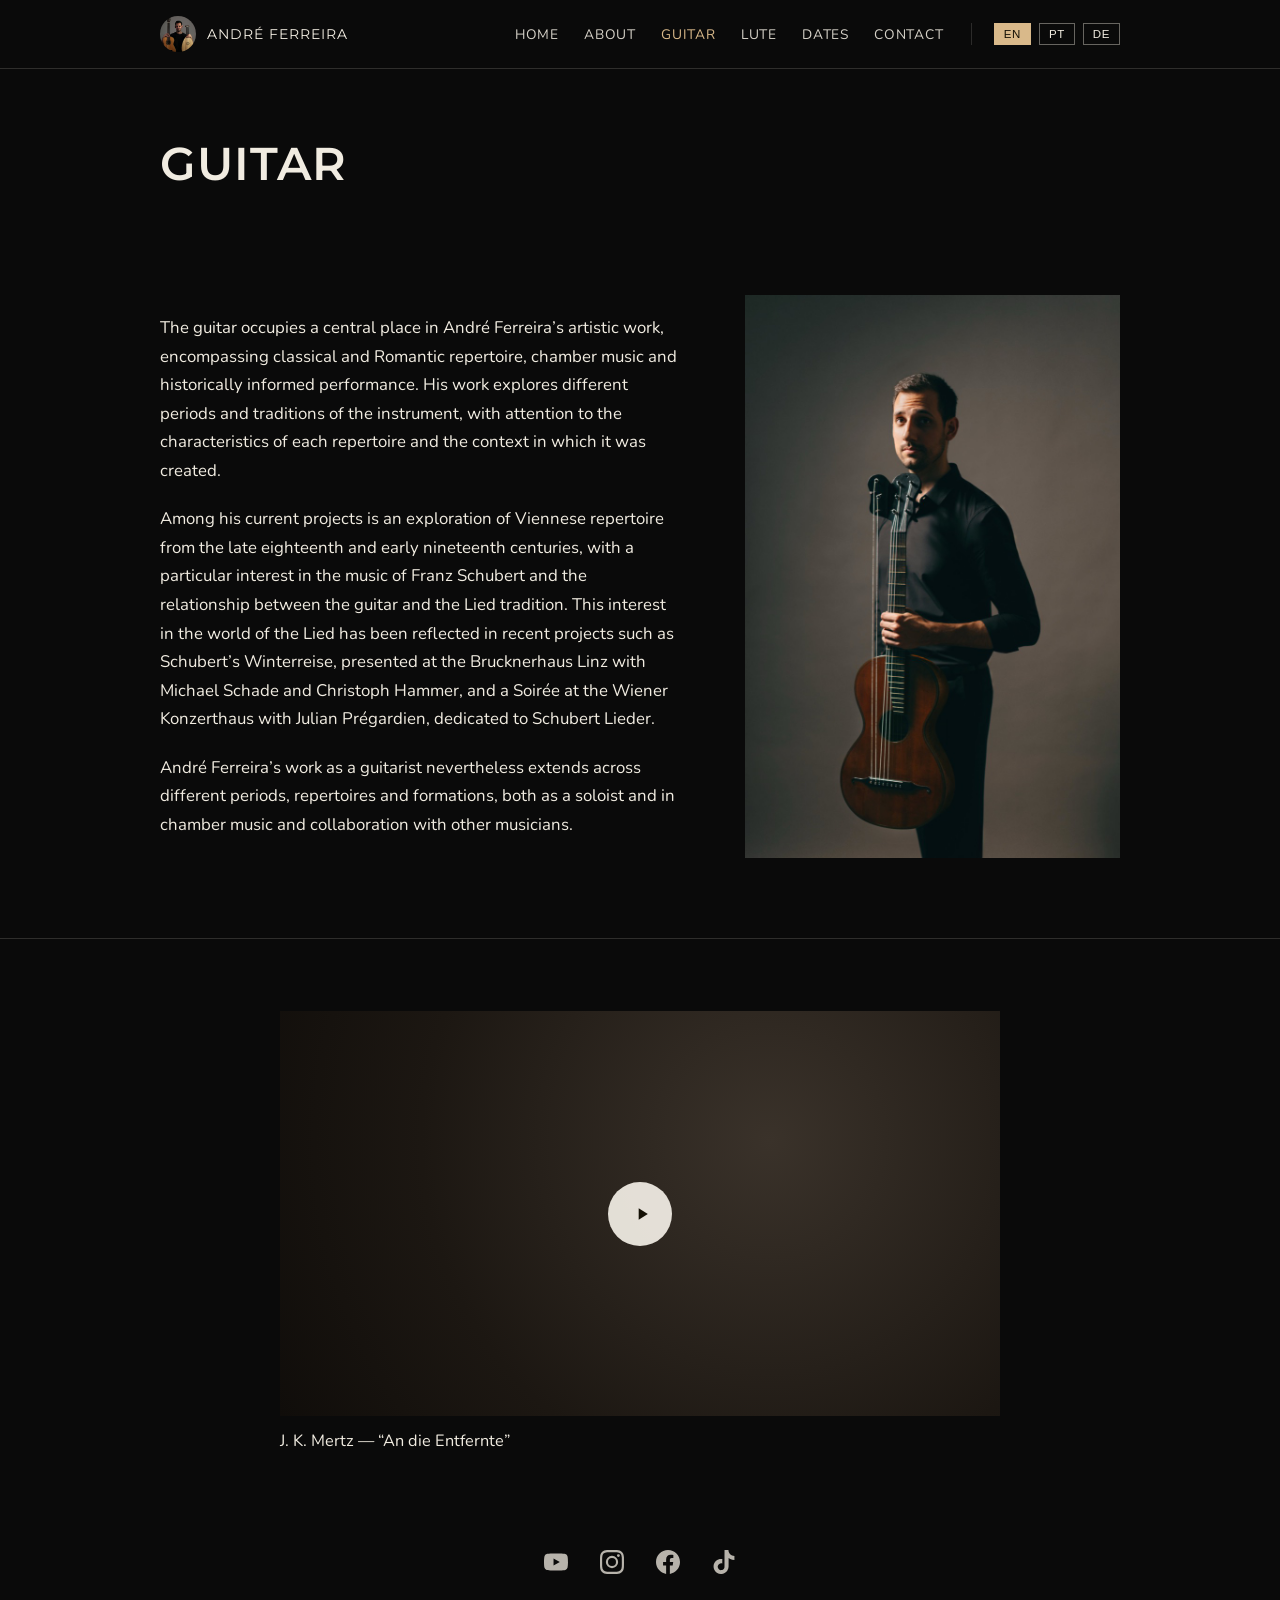
<file: pages/guitar.html>
<!DOCTYPE html>
<html lang="en">
<head>
<title>Guitar — André Ferreira</title>
<meta name="description" content="André Ferreira's work with the classical guitar.">
<!-- head:start -->
<meta charset="UTF-8">
<meta name="viewport" content="width=device-width, initial-scale=1.0">
<!-- Fonts: connect early and load without blocking render. Only the weights
     the CSS actually uses are requested — Cormorant is the hero name alone
     (400), Montserrat the headings (600/700) plus 400 for the navbar name,
     Nunito the body (400) plus 600/700/800 for the eyebrow, concert dates
     and video caption. -->
<link rel="preconnect" href="https://fonts.googleapis.com">
<link rel="preconnect" href="https://fonts.gstatic.com" crossorigin>
<link rel="preload" as="style" href="https://fonts.googleapis.com/css2?family=Cormorant+Garamond:wght@400&family=Montserrat:wght@400;600;700&family=Nunito:wght@400;600;700;800&display=swap">
<link rel="stylesheet" href="https://fonts.googleapis.com/css2?family=Cormorant+Garamond:wght@400&family=Montserrat:wght@400;600;700&family=Nunito:wght@400;600;700;800&display=swap" media="print" onload="this.media='all'">
<noscript><link rel="stylesheet" href="https://fonts.googleapis.com/css2?family=Cormorant+Garamond:wght@400&family=Montserrat:wght@400;600;700&family=Nunito:wght@400;600;700;800&display=swap"></noscript>
<link rel="icon" type="image/png" sizes="32x32" href="../assets/img/favicon-32.png">
<link rel="icon" type="image/png" sizes="192x192" href="../assets/img/favicon-192.png">
<!-- iOS ignores transparency here and composites onto black, so this one
     is the plain square photo and iOS applies its own rounded mask. -->
<link rel="apple-touch-icon" href="../assets/img/apple-touch-icon.png">
<link rel="stylesheet" href="../assets/css/style.css">
<link rel="canonical" href="https://andreferreiramusic.github.io/site/pages/guitar.html">
<!-- Link previews (WhatsApp, Telegram, Signal, Messenger, Slack, iMessage…).
     Title and description are the page's own <title> and meta description,
     copied here by scripts/build.py so the wording lives in one place.
     The URLs must be absolute — a chat app fetches the page from its own
     servers, where a relative path resolves against nothing. -->
<meta property="og:type" content="website">
<meta property="og:site_name" content="André Ferreira">
<meta property="og:locale" content="en_GB">
<meta property="og:locale:alternate" content="pt_PT">
<meta property="og:locale:alternate" content="de_AT">
<meta property="og:title" content="Guitar — André Ferreira">
<meta property="og:description" content="André Ferreira&#x27;s work with the classical guitar.">
<meta property="og:url" content="https://andreferreiramusic.github.io/site/pages/guitar.html">
<!-- The hero photo below the navbar, at its own 3:2 — 1200x800, regenerated
     by scripts/og_image.py. The explicit dimensions are what makes WhatsApp
     and Telegram draw the big card instead of the small thumbnail beside the
     text, and they have to match the file or the apps lay it out wrongly. -->
<meta property="og:image" content="https://andreferreiramusic.github.io/site/assets/img/og.jpg">
<meta property="og:image:type" content="image/jpeg">
<meta property="og:image:width" content="1200">
<meta property="og:image:height" content="800">
<meta property="og:image:alt" content="André Ferreira — Guitar &amp; Lute · Vienna">
<meta name="twitter:card" content="summary_large_image">
<meta name="twitter:title" content="Guitar — André Ferreira">
<meta name="twitter:description" content="André Ferreira&#x27;s work with the classical guitar.">
<meta name="twitter:image" content="https://andreferreiramusic.github.io/site/assets/img/og.jpg">
<!-- head:end -->
</head>
<body>

<!-- nav:start -->
  <header class="topbar">
    <a class="brand" href="../index.html">
      <span class="mono">
        <img src="../assets/img/logo-128.jpg" alt="">
      </span>
      <span class="brand-name">ANDRÉ FERREIRA</span>
    </a>
    <button class="burger" id="burgerBtn" aria-label="Menu" aria-expanded="false">
      <span></span><span></span><span></span>
    </button>
    <nav class="menu" id="menu">
      <a href="../index.html" data-i18n="nav.home">Home</a>
      <a href="../pages/about.html" data-i18n="nav.about">About</a>
      <a href="../pages/guitar.html" aria-current="page" data-i18n="nav.guitar">Guitar</a>
      <a href="../pages/lute.html" data-i18n="nav.lute">Lute</a>
      <a href="../pages/dates.html" data-i18n="nav.dates">Dates</a>
      <a href="../pages/contact.html" data-i18n="nav.contact">Contact</a>
      <!-- English first and pressed: it is the site's own language, the one
           written into the HTML. main.js re-presses whichever it settles on. -->
      <div class="langs">
        <button data-lang="en" aria-pressed="true">EN</button>
        <button data-lang="pt" aria-pressed="false">PT</button>
        <button data-lang="de" aria-pressed="false">DE</button>
      </div>
    </nav>
  </header>
<!-- nav:end -->

  <section class="page-head">
    <h1 data-i18n="nav.guitar">Guitar</h1>
  </section>

  <section class="split reverse">
    <div class="split-photo">
      <img src="../assets/img/guitar.jpeg" alt="André Ferreira holding a classical guitar">
    </div>
    <div class="split-body">
      <div class="prose" data-i18n="guitar.body">
        <!-- text:guitar.body:start -->
      <p>The guitar occupies a central place in André Ferreira’s artistic work, encompassing classical and Romantic repertoire, chamber music and historically informed performance. His work explores different periods and traditions of the instrument, with attention to the characteristics of each repertoire and the context in which it was created.</p><p>Among his current projects is an exploration of Viennese repertoire from the late eighteenth and early nineteenth centuries, with a particular interest in the music of Franz Schubert and the relationship between the guitar and the Lied tradition. This interest in the world of the Lied has been reflected in recent projects such as Schubert’s Winterreise, presented at the Brucknerhaus Linz with Michael Schade and Christoph Hammer, and a Soirée at the Wiener Konzerthaus with Julian Prégardien, dedicated to Schubert Lieder.</p><p>André Ferreira’s work as a guitarist nevertheless extends across different periods, repertoires and formations, both as a soloist and in chamber music and collaboration with other musicians.</p>
        <!-- text:guitar.body:end -->
      </div>
    </div>
  </section>

  <!-- video:start -->
  <section class="band">
    <div class="video-card">
      <!-- Poster only. main.js swaps in the YouTube iframe on click, so the
           player's scripts load for people who actually press play. -->
      <button class="video-thumb" id="videoBtn" data-video-id="KjQrODARBj0"
              data-i18n-aria="video.play" aria-label="Play video">
        <img src="https://i.ytimg.com/vi/KjQrODARBj0/maxresdefault.jpg" alt="" loading="lazy">
        <span class="play"><svg viewBox="0 0 24 24"><path d="M8 5v14l11-7z"/></svg></span>
      </button>
      <div class="video-caption">
        <span class="vt">J. K. Mertz — “An die Entfernte”</span>
      </div>
    </div>
  </section>
  <!-- video:end -->

<!-- footer:start -->
  <footer class="foot">
    <!-- Icons are inline SVG so they inherit currentColor and cost no extra
         request. aria-label carries the name; the glyph itself is decorative. -->
    <ul class="social">
      <li><a href="https://www.youtube.com/@andrealmeidaferreira" target="_blank" rel="noopener" aria-label="YouTube">
        <svg viewBox="0 0 24 24" aria-hidden="true"><path d="M23.498 6.186a3.016 3.016 0 0 0-2.122-2.136C19.505 3.545 12 3.545 12 3.545s-7.505 0-9.377.505A3.017 3.017 0 0 0 .502 6.186C0 8.07 0 12 0 12s0 3.93.502 5.814a3.016 3.016 0 0 0 2.122 2.136c1.871.505 9.376.505 9.376.505s7.505 0 9.377-.505a3.015 3.015 0 0 0 2.122-2.136C24 15.93 24 12 24 12s0-3.93-.502-5.814zM9.545 15.568V8.432L15.818 12l-6.273 3.568z"/></svg>
      </a></li>
      <li><a href="https://www.instagram.com/andreferreira_music" target="_blank" rel="noopener" aria-label="Instagram">
        <svg viewBox="0 0 24 24" aria-hidden="true"><path d="M12 2.163c3.204 0 3.584.012 4.85.07 3.252.148 4.771 1.691 4.919 4.919.058 1.265.069 1.645.069 4.849 0 3.205-.012 3.584-.069 4.849-.149 3.225-1.664 4.771-4.919 4.919-1.266.058-1.644.07-4.85.07-3.204 0-3.584-.012-4.849-.07-3.26-.149-4.771-1.699-4.919-4.92-.058-1.265-.07-1.644-.07-4.849 0-3.204.013-3.583.07-4.849.149-3.227 1.664-4.771 4.919-4.919 1.266-.057 1.645-.069 4.849-.069zM12 0C8.741 0 8.333.014 7.053.072 2.695.272.273 2.69.073 7.052.014 8.333 0 8.741 0 12c0 3.259.014 3.668.072 4.948.2 4.358 2.618 6.78 6.98 6.98C8.333 23.986 8.741 24 12 24c3.259 0 3.668-.014 4.948-.072 4.354-.2 6.782-2.618 6.979-6.98.059-1.28.073-1.689.073-4.948 0-3.259-.014-3.667-.072-4.947-.196-4.354-2.617-6.78-6.979-6.98C15.668.014 15.259 0 12 0zm0 5.838a6.162 6.162 0 1 0 0 12.324 6.162 6.162 0 0 0 0-12.324zM12 16a4 4 0 1 1 0-8 4 4 0 0 1 0 8zm6.406-11.845a1.44 1.44 0 1 0 0 2.881 1.44 1.44 0 0 0 0-2.881z"/></svg>
      </a></li>
      <li><a href="https://www.facebook.com/profile.php?id=61575838910372" target="_blank" rel="noopener" aria-label="Facebook">
        <svg viewBox="0 0 24 24" aria-hidden="true"><path d="M24 12.073c0-6.627-5.373-12-12-12s-12 5.373-12 12c0 5.99 4.388 10.954 10.125 11.854v-8.385H7.078v-3.47h3.047V9.43c0-3.007 1.792-4.669 4.533-4.669 1.312 0 2.686.235 2.686.235v2.953H15.83c-1.491 0-1.956.925-1.956 1.874v2.25h3.328l-.532 3.47h-2.796v8.385C19.612 23.027 24 18.062 24 12.073z"/></svg>
      </a></li>
      <li><a href="https://www.tiktok.com/@andreferreira_music" target="_blank" rel="noopener" aria-label="TikTok">
        <svg viewBox="0 0 24 24" aria-hidden="true"><path d="M12.525.02c1.31-.02 2.61-.01 3.91-.02.08 1.53.63 3.09 1.75 4.17 1.12 1.11 2.7 1.62 4.24 1.79v4.03c-1.44-.05-2.89-.35-4.2-.97-.57-.26-1.1-.59-1.62-.93-.01 2.92.01 5.84-.02 8.75-.08 1.4-.54 2.79-1.35 3.94-1.31 1.92-3.58 3.17-5.91 3.21-1.43.08-2.86-.31-4.08-1.03-2.02-1.19-3.44-3.37-3.65-5.71-.02-.5-.03-1-.01-1.49.18-1.9 1.12-3.72 2.58-4.96 1.66-1.44 3.98-2.13 6.15-1.72.02 1.48-.04 2.96-.04 4.44-.99-.32-2.15-.23-3.02.37-.63.41-1.11 1.04-1.36 1.75-.21.51-.15 1.07-.14 1.61.24 1.64 1.82 3.02 3.5 2.87 1.12-.01 2.19-.66 2.77-1.61.19-.33.4-.67.41-1.06.1-1.79.06-3.57.07-5.36.01-4.03-.01-8.05.02-12.07z"/></svg>
      </a></li>
    </ul>
  </footer>

  <!-- Page texts, generated from content/<page>/<block>_<lang>.md. Loaded first so
       main.js can merge it into its own dictionary. -->
  <script src="../assets/js/content.js"></script>
  <script src="../assets/js/main.js"></script>
<!-- footer:end -->
</body>
</html>
</file>
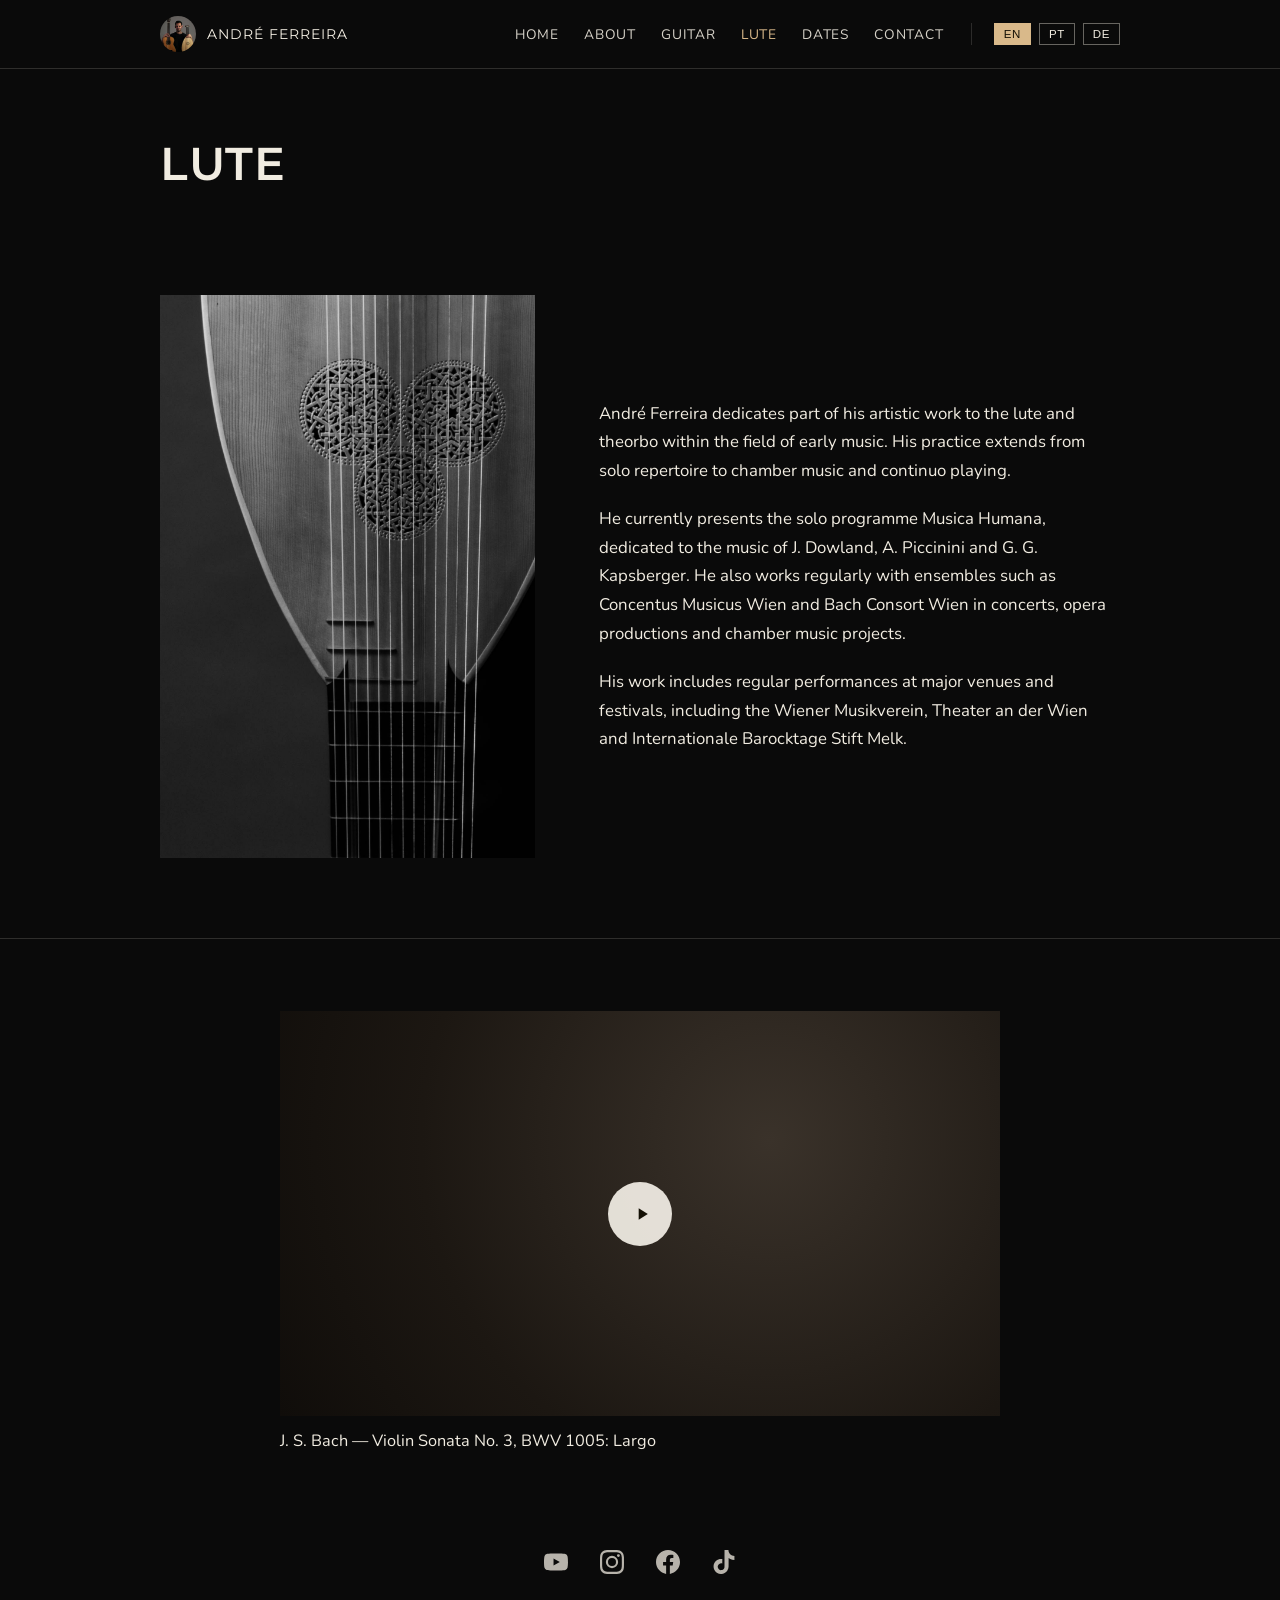
<file: pages/lute.html>
<!DOCTYPE html>
<html lang="en">
<head>
<title>Lute — André Ferreira</title>
<meta name="description" content="André Ferreira's work with the lute and historical plucked-string instruments.">
<!-- head:start -->
<meta charset="UTF-8">
<meta name="viewport" content="width=device-width, initial-scale=1.0">
<!-- Fonts: connect early and load without blocking render. Only the weights
     the CSS actually uses are requested — Cormorant is the hero name alone
     (400), Montserrat the headings (600/700) plus 400 for the navbar name,
     Nunito the body (400) plus 600/700/800 for the eyebrow, concert dates
     and video caption. -->
<link rel="preconnect" href="https://fonts.googleapis.com">
<link rel="preconnect" href="https://fonts.gstatic.com" crossorigin>
<link rel="preload" as="style" href="https://fonts.googleapis.com/css2?family=Cormorant+Garamond:wght@400&family=Montserrat:wght@400;600;700&family=Nunito:wght@400;600;700;800&display=swap">
<link rel="stylesheet" href="https://fonts.googleapis.com/css2?family=Cormorant+Garamond:wght@400&family=Montserrat:wght@400;600;700&family=Nunito:wght@400;600;700;800&display=swap" media="print" onload="this.media='all'">
<noscript><link rel="stylesheet" href="https://fonts.googleapis.com/css2?family=Cormorant+Garamond:wght@400&family=Montserrat:wght@400;600;700&family=Nunito:wght@400;600;700;800&display=swap"></noscript>
<link rel="icon" type="image/png" sizes="32x32" href="../assets/img/favicon-32.png">
<link rel="icon" type="image/png" sizes="192x192" href="../assets/img/favicon-192.png">
<!-- iOS ignores transparency here and composites onto black, so this one
     is the plain square photo and iOS applies its own rounded mask. -->
<link rel="apple-touch-icon" href="../assets/img/apple-touch-icon.png">
<link rel="stylesheet" href="../assets/css/style.css">
<link rel="canonical" href="https://andreferreiramusic.github.io/site/pages/lute.html">
<!-- Link previews (WhatsApp, Telegram, Signal, Messenger, Slack, iMessage…).
     Title and description are the page's own <title> and meta description,
     copied here by scripts/build.py so the wording lives in one place.
     The URLs must be absolute — a chat app fetches the page from its own
     servers, where a relative path resolves against nothing. -->
<meta property="og:type" content="website">
<meta property="og:site_name" content="André Ferreira">
<meta property="og:locale" content="en_GB">
<meta property="og:locale:alternate" content="pt_PT">
<meta property="og:locale:alternate" content="de_AT">
<meta property="og:title" content="Lute — André Ferreira">
<meta property="og:description" content="André Ferreira&#x27;s work with the lute and historical plucked-string instruments.">
<meta property="og:url" content="https://andreferreiramusic.github.io/site/pages/lute.html">
<!-- The hero photo below the navbar, at its own 3:2 — 1200x800, regenerated
     by scripts/og_image.py. The explicit dimensions are what makes WhatsApp
     and Telegram draw the big card instead of the small thumbnail beside the
     text, and they have to match the file or the apps lay it out wrongly. -->
<meta property="og:image" content="https://andreferreiramusic.github.io/site/assets/img/og.jpg">
<meta property="og:image:type" content="image/jpeg">
<meta property="og:image:width" content="1200">
<meta property="og:image:height" content="800">
<meta property="og:image:alt" content="André Ferreira — Guitar &amp; Lute · Vienna">
<meta name="twitter:card" content="summary_large_image">
<meta name="twitter:title" content="Lute — André Ferreira">
<meta name="twitter:description" content="André Ferreira&#x27;s work with the lute and historical plucked-string instruments.">
<meta name="twitter:image" content="https://andreferreiramusic.github.io/site/assets/img/og.jpg">
<!-- head:end -->
</head>
<body>

<!-- nav:start -->
  <header class="topbar">
    <a class="brand" href="../index.html">
      <span class="mono">
        <img src="../assets/img/logo-128.jpg" alt="">
      </span>
      <span class="brand-name">ANDRÉ FERREIRA</span>
    </a>
    <button class="burger" id="burgerBtn" aria-label="Menu" aria-expanded="false">
      <span></span><span></span><span></span>
    </button>
    <nav class="menu" id="menu">
      <a href="../index.html" data-i18n="nav.home">Home</a>
      <a href="../pages/about.html" data-i18n="nav.about">About</a>
      <a href="../pages/guitar.html" data-i18n="nav.guitar">Guitar</a>
      <a href="../pages/lute.html" aria-current="page" data-i18n="nav.lute">Lute</a>
      <a href="../pages/dates.html" data-i18n="nav.dates">Dates</a>
      <a href="../pages/contact.html" data-i18n="nav.contact">Contact</a>
      <!-- English first and pressed: it is the site's own language, the one
           written into the HTML. main.js re-presses whichever it settles on. -->
      <div class="langs">
        <button data-lang="en" aria-pressed="true">EN</button>
        <button data-lang="pt" aria-pressed="false">PT</button>
        <button data-lang="de" aria-pressed="false">DE</button>
      </div>
    </nav>
  </header>
<!-- nav:end -->

  <section class="page-head">
    <h1 data-i18n="nav.lute">Lute</h1>
  </section>

  <section class="split">
    <div class="split-photo">
      <img src="../assets/img/lute.jpg" alt="Detail of a lute, in black and white">
    </div>
    <div class="split-body">
      <div class="prose" data-i18n="lute.body">
        <!-- text:lute.body:start -->
      <p>André Ferreira dedicates part of his artistic work to the lute and theorbo within the field of early music. His practice extends from solo repertoire to chamber music and continuo playing.</p><p>He currently presents the solo programme Musica Humana, dedicated to the music of J. Dowland, A. Piccinini and G. G. Kapsberger. He also works regularly with ensembles such as Concentus Musicus Wien and Bach Consort Wien in concerts, opera productions and chamber music projects.</p><p>His work includes regular performances at major venues and festivals, including the Wiener Musikverein, Theater an der Wien and Internationale Barocktage Stift Melk.</p>
        <!-- text:lute.body:end -->
      </div>
    </div>
  </section>

  <!-- video:start -->
  <section class="band">
    <div class="video-card">
      <!-- Poster only. main.js swaps in the YouTube iframe on click, so the
           player's scripts load for people who actually press play. -->
      <button class="video-thumb" id="videoBtn" data-video-id="8HuC4jDdDU4"
              data-i18n-aria="video.play" aria-label="Play video">
        <img src="https://i.ytimg.com/vi/8HuC4jDdDU4/maxresdefault.jpg" alt="" loading="lazy">
        <span class="play"><svg viewBox="0 0 24 24"><path d="M8 5v14l11-7z"/></svg></span>
      </button>
      <div class="video-caption">
        <span class="vt">J. S. Bach — Violin Sonata No. 3, BWV 1005: Largo</span>
      </div>
    </div>
  </section>
  <!-- video:end -->

<!-- footer:start -->
  <footer class="foot">
    <!-- Icons are inline SVG so they inherit currentColor and cost no extra
         request. aria-label carries the name; the glyph itself is decorative. -->
    <ul class="social">
      <li><a href="https://www.youtube.com/@andrealmeidaferreira" target="_blank" rel="noopener" aria-label="YouTube">
        <svg viewBox="0 0 24 24" aria-hidden="true"><path d="M23.498 6.186a3.016 3.016 0 0 0-2.122-2.136C19.505 3.545 12 3.545 12 3.545s-7.505 0-9.377.505A3.017 3.017 0 0 0 .502 6.186C0 8.07 0 12 0 12s0 3.93.502 5.814a3.016 3.016 0 0 0 2.122 2.136c1.871.505 9.376.505 9.376.505s7.505 0 9.377-.505a3.015 3.015 0 0 0 2.122-2.136C24 15.93 24 12 24 12s0-3.93-.502-5.814zM9.545 15.568V8.432L15.818 12l-6.273 3.568z"/></svg>
      </a></li>
      <li><a href="https://www.instagram.com/andreferreira_music" target="_blank" rel="noopener" aria-label="Instagram">
        <svg viewBox="0 0 24 24" aria-hidden="true"><path d="M12 2.163c3.204 0 3.584.012 4.85.07 3.252.148 4.771 1.691 4.919 4.919.058 1.265.069 1.645.069 4.849 0 3.205-.012 3.584-.069 4.849-.149 3.225-1.664 4.771-4.919 4.919-1.266.058-1.644.07-4.85.07-3.204 0-3.584-.012-4.849-.07-3.26-.149-4.771-1.699-4.919-4.92-.058-1.265-.07-1.644-.07-4.849 0-3.204.013-3.583.07-4.849.149-3.227 1.664-4.771 4.919-4.919 1.266-.057 1.645-.069 4.849-.069zM12 0C8.741 0 8.333.014 7.053.072 2.695.272.273 2.69.073 7.052.014 8.333 0 8.741 0 12c0 3.259.014 3.668.072 4.948.2 4.358 2.618 6.78 6.98 6.98C8.333 23.986 8.741 24 12 24c3.259 0 3.668-.014 4.948-.072 4.354-.2 6.782-2.618 6.979-6.98.059-1.28.073-1.689.073-4.948 0-3.259-.014-3.667-.072-4.947-.196-4.354-2.617-6.78-6.979-6.98C15.668.014 15.259 0 12 0zm0 5.838a6.162 6.162 0 1 0 0 12.324 6.162 6.162 0 0 0 0-12.324zM12 16a4 4 0 1 1 0-8 4 4 0 0 1 0 8zm6.406-11.845a1.44 1.44 0 1 0 0 2.881 1.44 1.44 0 0 0 0-2.881z"/></svg>
      </a></li>
      <li><a href="https://www.facebook.com/profile.php?id=61575838910372" target="_blank" rel="noopener" aria-label="Facebook">
        <svg viewBox="0 0 24 24" aria-hidden="true"><path d="M24 12.073c0-6.627-5.373-12-12-12s-12 5.373-12 12c0 5.99 4.388 10.954 10.125 11.854v-8.385H7.078v-3.47h3.047V9.43c0-3.007 1.792-4.669 4.533-4.669 1.312 0 2.686.235 2.686.235v2.953H15.83c-1.491 0-1.956.925-1.956 1.874v2.25h3.328l-.532 3.47h-2.796v8.385C19.612 23.027 24 18.062 24 12.073z"/></svg>
      </a></li>
      <li><a href="https://www.tiktok.com/@andreferreira_music" target="_blank" rel="noopener" aria-label="TikTok">
        <svg viewBox="0 0 24 24" aria-hidden="true"><path d="M12.525.02c1.31-.02 2.61-.01 3.91-.02.08 1.53.63 3.09 1.75 4.17 1.12 1.11 2.7 1.62 4.24 1.79v4.03c-1.44-.05-2.89-.35-4.2-.97-.57-.26-1.1-.59-1.62-.93-.01 2.92.01 5.84-.02 8.75-.08 1.4-.54 2.79-1.35 3.94-1.31 1.92-3.58 3.17-5.91 3.21-1.43.08-2.86-.31-4.08-1.03-2.02-1.19-3.44-3.37-3.65-5.71-.02-.5-.03-1-.01-1.49.18-1.9 1.12-3.72 2.58-4.96 1.66-1.44 3.98-2.13 6.15-1.72.02 1.48-.04 2.96-.04 4.44-.99-.32-2.15-.23-3.02.37-.63.41-1.11 1.04-1.36 1.75-.21.51-.15 1.07-.14 1.61.24 1.64 1.82 3.02 3.5 2.87 1.12-.01 2.19-.66 2.77-1.61.19-.33.4-.67.41-1.06.1-1.79.06-3.57.07-5.36.01-4.03-.01-8.05.02-12.07z"/></svg>
      </a></li>
    </ul>
  </footer>

  <!-- Page texts, generated from content/<page>/<block>_<lang>.md. Loaded first so
       main.js can merge it into its own dictionary. -->
  <script src="../assets/js/content.js"></script>
  <script src="../assets/js/main.js"></script>
<!-- footer:end -->
</body>
</html>
</file>
<file: assets/css/style.css>
/* André Ferreira — site styles
   Palette: all-black ground, light cream type, light-wood accent.
   Fonts: Cormorant Garamond (display) + Nunito (body).
*/

:root{
  --black:#0a0a0a; --bg:#0a0a0a; --ink:#f1ece1; --sub:#a89c86; --line:rgba(241,236,225,.16); --wood:#d9b98a;
  /* --font-display is the hero name only; everything else that used to be
     Cormorant is now the geometric sans. */
  --font-display:'Cormorant Garamond',Georgia,serif;
  --font-heading:'Montserrat',-apple-system,BlinkMacSystemFont,'Segoe UI',sans-serif;
  --font-body:'Nunito',-apple-system,BlinkMacSystemFont,'Segoe UI',sans-serif;
  /* Lateral gutters: one eighth of the viewport each side, so content sits in
     the middle six columns of a notional 8. Floored so phones keep a usable
     margin rather than 12.5% of 375px. */
  --pad:max(22px,12.5vw);
}

*{ box-sizing:border-box; }
/* In-page jumps would otherwise land with the heading tucked under the sticky
   bar, which is 69px tall. */
[id]{ scroll-margin-top:88px; }
html{ scroll-behavior:smooth; }
@media(prefers-reduced-motion:reduce){ html{ scroll-behavior:auto; } }
html,body{ margin:0; padding:0; }
body{ background:var(--bg); color:var(--ink); font-family:var(--font-body); }
a{ color:inherit; }
img{ max-width:100%; display:block; }

/* top bar */
/* Sticky rather than fixed: it stays in normal flow, so the hero still
   starts below it instead of sliding under and losing the top of the photo.
   The hairline matters — bar and page background are the same black, so
   without it content appears to dissolve into the bar as you scroll. */
.topbar{ background:var(--black); color:#f2ede2; display:flex; align-items:center; justify-content:space-between;
  padding:16px var(--pad); gap:clamp(14px,2vw,32px); position:sticky; top:0; z-index:10; border-bottom:1px solid var(--line); }
/* Logo and name are one link home. The name is the link's accessible text,
   so the image beside it is decorative (alt=""). */
.brand{ display:flex; align-items:center; gap:11px; flex:0 0 auto; text-decoration:none; color:inherit; }
.brand-name{ font-family:var(--font-heading); font-weight:400; font-size:.9rem;
  text-transform:uppercase; letter-spacing:.07em; white-space:nowrap; }
/* The circle is CSS, not a pre-masked file — the source stays a plain square. */
.mono{ width:36px; height:36px; border-radius:50%; overflow:hidden; display:block;
  flex:0 0 auto; text-decoration:none; background:#131010; }
.mono img{ width:100%; height:100%; object-fit:cover; display:block; }
.burger{ appearance:none; background:none; border:0; cursor:pointer; padding:6px; display:flex; flex-direction:column; gap:5px; }
.burger span{ width:24px; height:2px; background:#f2ede2; display:block; }
.menu{ position:absolute; top:100%; right:var(--pad); background:var(--black); color:#f2ede2; padding:18px 22px; display:none; flex-direction:column; gap:12px; min-width:200px; border:1px solid rgba(242,237,226,.15); z-index:5; }
.menu.open{ display:flex; }
.menu a{ text-decoration:none; color:inherit; font-size:.86rem; letter-spacing:.05em; text-transform:uppercase; opacity:.88; }
.menu a:hover{ opacity:1; }
.menu a[aria-current="page"]{ opacity:1; color:var(--wood); }
.menu .langs{ display:flex; gap:8px; padding-top:8px; border-top:1px solid rgba(242,237,226,.15); }
.menu .langs button{ appearance:none; background:none; border:1px solid rgba(242,237,226,.4); color:#f2ede2; font-size:.72rem; letter-spacing:.05em; padding:4px 9px; cursor:pointer; }
.menu .langs button[aria-pressed="true"]{ background:var(--wood); border-color:var(--wood); color:#141005; }

/* Narrow first: the menu is a dropdown behind the burger. From 768px up — iPad
   portrait included — there is room for all six items plus the language buttons
   on one line, so the whole thing flattens into the bar and the burger goes.
   Width, not user agent: iPadOS Safari reports itself as macOS, so sniffing
   would miss the very device this targets. */
@media(min-width:768px){
  .burger{ display:none; }
  .menu{ position:static; display:flex; flex-direction:row; align-items:center;
    gap:clamp(14px,2vw,30px); background:none; border:0; padding:0; min-width:0; }
  .menu .langs{ padding:0 0 0 clamp(14px,1.8vw,22px); margin-left:2px;
    border-top:0; border-left:1px solid rgba(242,237,226,.15); }
}
/* Comfortable tap targets while it is still a dropdown. */
@media(max-width:767px){
  .menu{ gap:2px; padding:10px 22px 18px; }
  .menu a{ padding:9px 0; }
}

/* hero */
/* The hero box carries the photo's own 3:2 ratio and nothing else constrains
   its height, so the image always scales to the page width and `cover` has
   nothing to crop — no min-height, which would make the box taller than 3:2 on
   narrower windows and clip the sides instead. */
.hero{ position:relative; aspect-ratio:3/2; background:
    linear-gradient(180deg, rgba(6,5,4,.05) 0%, rgba(6,5,4,.75) 78%, rgba(6,5,4,.92) 100%),
    /* Top-anchored so the head is never cut in the cropped (narrow) case. */
    url('../img/hero.jpg') 50% 0% / cover no-repeat,
    radial-gradient(circle at 32% 30%, #6b5d4f 0%, #453a30 42%, #221c16 100%);
  display:block; }
/* The hero is now taller than the screen on most displays, so the name is
   pinned to the bottom of the FIRST screenful rather than the bottom of the
   photo — otherwise it would open below the fold. Falls back to the hero's own
   bottom when the photo is the shorter of the two. */
/* Phones: a 3:2 landscape frame is only about 260px tall at 390px wide, which
   wastes the screen and pulls the next section up into view. Drop the ratio and
   give it most of the viewport instead — `cover` then scales the photo by
   height and trims the sides, so it reads as a portrait crop and nothing is
   lost off the top. svh rather than vh so mobile browser chrome doesn't make
   the hero taller than the visible area. */
@media(max-width:767px){
  .hero{ aspect-ratio:auto; min-height:82vh; min-height:82svh; }
}

.hero-inner{ position:absolute; left:0; right:0; top:0; height:min(88vh,100%);
  display:flex; flex-direction:column; justify-content:flex-end; align-items:flex-start;
  padding:0 var(--pad) clamp(30px,6vw,56px); color:#f7f3ea; }
.hero .eyebrow{ font-size:1.1rem; letter-spacing:.16em; text-transform:uppercase; margin:0 0 18px; color:#d9cdb2; font-weight:600; }
/* 7vw rather than 9vw: the cap is then reached at ~1417px instead of ~1102px,
   so the name starts scaling down as soon as the window leaves a full
   desktop width rather than holding its maximum well into laptop sizes. */
.hero h1{ font-family:var(--font-display); font-weight:400; font-size:clamp(3rem,9vw,6.2rem); line-height:.94; letter-spacing:.02em; text-transform:uppercase; margin:0 0 20px; text-wrap:balance; }
.hero .cta{ display:inline-flex; align-items:center; gap:8px; text-decoration:none; font-size:0.9rem; letter-spacing:.03em; padding-bottom:4px; }

/* bio */
/* photo beside a block of text — about / guitar / lute / contact.
   The four page photos are all 2:3 portrait. */
.split{ padding:clamp(40px,7vw,80px) var(--pad); display:grid; grid-template-columns:0.72fr 1fr;
  gap:clamp(28px,5vw,64px); align-items:center; }
.split-photo{ aspect-ratio:2/3; overflow:hidden; background:#131010; }
.split-photo img{ width:100%; height:100%; object-fit:cover; }
/* Guitar mirrors the split — words left, photo right — so two pages in a row
   don't open with the same picture-then-text rhythm. The mirroring is done
   with grid placement rather than by reordering the markup, so the photo
   stays first in the source: stacked on a phone it still leads, as it does on
   every other page. The column ratio flips with it, keeping the text on the
   wider side. */
.split.reverse{ grid-template-columns:1fr 0.72fr; }
.split.reverse .split-photo{ grid-column:2; grid-row:1; }
.split.reverse .split-body{ grid-column:1; grid-row:1; }
/* No max-width: the column itself is the measure, and the page's 1/8 gutter
   is the only thing holding the text off the right edge. */
.bio-body p{ font-size:1.12rem; line-height:1.75; color:var(--ink); margin:0 0 26px; }
.bio-body p:last-child{ margin-bottom:0; }
@media(max-width:767px){
  .split, .split.reverse{ grid-template-columns:1fr; }
  .split.reverse .split-photo, .split.reverse .split-body{ grid-column:auto; grid-row:auto; }
  .split-photo{ max-width:340px; }
}
/* Tablet: keep the two columns, but the text column runs tall at this width,
   which left the photo looking small and stranded mid-paragraph. Widen its
   share and align both to the top so they start on the same line. */
@media(min-width:768px) and (max-width:1023px){
  .split, .intro{ grid-template-columns:0.95fr 1fr; align-items:start; }
  .split.reverse{ grid-template-columns:1fr 0.95fr; }
  /* Wider gutters mean less room for the bar; tighten it instead of dropping
     back to a burger at a width where the full nav still reads fine. */
  .menu{ gap:clamp(10px,1.4vw,18px); }
  .menu a{ font-size:.78rem; letter-spacing:.03em; }
  .menu .langs{ padding-left:12px; }
  .menu .langs button{ font-size:.66rem; padding:3px 7px; }
  .brand{ gap:9px; }
  .brand-name{ font-size:.8rem; letter-spacing:.05em; }
}

/* concerts */
.concerts-wrap{ padding:0 var(--pad) clamp(48px,8vw,88px); }
.concerts-wrap h2{ font-family:var(--font-heading); font-weight:600; font-size:clamp(1.5rem,2.6vw,2rem); letter-spacing:.01em; margin:0 0 30px; }
.concerts-wrap .note{ font-size:.82rem; color:var(--sub); margin:0 0 30px; }
.clist{ border-top:1px solid var(--line); }
/* Year markers in the archive. */
.cyear{ font-family:var(--font-heading); font-weight:700; font-size:1.35rem; letter-spacing:.06em;
  color:var(--ink); margin:0; padding:clamp(56px,7.5vw,112px) 0 14px; border-bottom:1px solid var(--line); }
.cyear:first-child{ padding-top:16px; }
.crow{ display:grid; grid-template-columns:minmax(190px,0.62fr) 1fr auto; align-items:center; gap:16px; padding:22px 0; border-bottom:1px solid var(--line); }
.crow .date{ display:block; font-weight:800; font-size:.95rem; letter-spacing:.02em; font-variant-numeric:tabular-nums; white-space:nowrap; }
.crow .title{ font-size:1.02rem; }
.crow .tname{ display:block; font-family:var(--font-heading); font-weight:600; letter-spacing:.005em; }
.crow .performers{ display:block; font-size:.86rem; line-height:1.45; color:var(--sub); margin-top:4px; }
.crow .venue{ margin-top:7px; font-size:.88rem; line-height:1.45; color:var(--sub); }
/* Upcoming lists — the home page's next dates and the archive page's top
   section — lift the venue to the brighter wood; the past archive keeps it
   muted. */
.concerts-wrap:not(.past) .crow .venue{ color:var(--wood); }
.crow .tix{ text-decoration:none; font-size:.82rem; letter-spacing:.05em; text-transform:uppercase; white-space:nowrap; border-bottom:1px solid var(--ink); padding-bottom:3px; }
@media(max-width:760px){ .crow{ grid-template-columns:1fr; gap:4px; padding:18px 0; } .crow .tix{ justify-self:start; margin-top:6px; } }

/* video / teaching */
.band{ padding:clamp(44px,7vw,72px) var(--pad); border-top:1px solid var(--line); }
.band h2{ font-family:var(--font-heading); font-weight:600; font-size:1.5rem; letter-spacing:.01em; margin:0 0 22px; }
.band .note{ font-size:.82rem; color:var(--sub); margin:-14px 0 24px; }
.video-card{ max-width:720px; margin-inline:auto; }
.video-thumb{ appearance:none; padding:0; width:100%; display:block; cursor:pointer; color:inherit; font:inherit;
position:relative; aspect-ratio:16/9; overflow:hidden; border:0; background:
radial-gradient(circle at 68% 32%, #3a322a 0%, #1c1712 62%, #100d0a 100%); }
.video-thumb img{ width:100%; height:100%; object-fit:cover; }
.video-thumb .play{ position:absolute; inset:0; margin:auto; width:64px; height:64px; border-radius:50%; background:rgba(243,239,230,.92); display:flex; align-items:center; justify-content:center; transition:background .15s; }
.video-thumb .play svg{ width:20px; height:20px; fill:#141005; margin-left:3px; }
.video-thumb:focus-visible .play{ background:var(--wood); }
/* Only where a pointer can actually hover. On a touch screen Safari may spend
   the first tap turning the hover state on rather than firing the click, so a
   hover rule on the play button costs an iPhone a tap. */
@media(hover:hover){ .video-thumb:hover .play{ background:var(--wood); } }
/* replaces .video-thumb once play is pressed */
.video-player{ position:relative; aspect-ratio:16/9; overflow:hidden; background:#000; }
.video-player iframe{ position:absolute; inset:0; width:100%; height:100%; border:0; }
.video-caption{ display:flex; justify-content:space-between; align-items:baseline; gap:12px; padding-top:14px; flex-wrap:wrap; }
.video-caption .vt{ font-size:1.02rem; }
.video-caption .vl{ text-decoration:none; font-size:.82rem; letter-spacing:.05em; text-transform:uppercase; border-bottom:1px solid var(--ink); padding-bottom:3px; white-space:nowrap; }
.prose{ max-width:60ch; font-size:1.05rem; line-height:1.7; }
.split .prose{ max-width:none; }

/* Headings written in the Markdown (## in content/) land inside a text block
   with no class to hang a rule on. The site's heading face, sized to sit
   under the page's own <h1> rather than compete with it; ### drops to the
   small wood eyebrow the section labels use elsewhere. */
.bio-body h2, .prose h2, .intro-text h2{
  font-family:var(--font-heading); font-weight:600; font-size:1.3rem;
  letter-spacing:.01em; line-height:1.3; color:var(--wood); margin:38px 0 14px;
}
.bio-body h3, .prose h3, .intro-text h3,
.bio-body h4, .prose h4, .intro-text h4{
  font-family:var(--font-heading); font-weight:600; font-size:.88rem;
  letter-spacing:.08em; text-transform:uppercase; color:var(--wood);
  margin:32px 0 10px;
}
/* A text that opens on a heading shouldn't push itself down the column. */
.bio-body > :first-child, .prose > :first-child, .intro-text > :first-child{ margin-top:0; }

/* page header — every page but home opens with one */
.page-head{ padding:clamp(40px,7vw,72px) var(--pad) clamp(18px,3vw,28px); }
.page-head h1{ font-family:var(--font-heading); font-weight:600; font-size:clamp(1.9rem,4vw,2.9rem);
  line-height:1; letter-spacing:.02em; text-transform:uppercase; margin:0; }

/* home: photo left, introduction and the three section links right.
   Sits on the page background — no cards, no lighter panels. */
.intro{ padding:clamp(44px,7vw,72px) var(--pad); border-top:1px solid var(--line);
  display:grid; grid-template-columns:0.72fr 1fr; gap:clamp(28px,5vw,64px); align-items:center; }
.intro-photo{ aspect-ratio:1/1; overflow:hidden; background:#131010; }
.intro-photo img{ width:100%; height:100%; object-fit:cover; }
.intro-text{ margin:0 0 clamp(22px,3vw,32px); font-size:1.12rem; line-height:1.75; color:var(--ink); max-width:52ch; }
.intro-text p{ margin:0 0 16px; }
.intro-text p:last-child{ margin-bottom:0; }
.intro-links{ display:flex; flex-direction:column; border-top:1px solid var(--line); }
.ilink{ display:block; text-decoration:none; color:inherit; padding:17px 0;
  border-bottom:1px solid var(--line); }
.ilabel{ display:inline-block; font-size:.78rem; letter-spacing:.08em; text-transform:uppercase;
  color:var(--wood); margin-bottom:7px; }
.ilabel::after{ content:' →'; }
.idesc{ display:block; font-size:.95rem; line-height:1.6; color:var(--ink); max-width:48ch; }
@media(max-width:767px){
  .intro{ grid-template-columns:1fr; }
  .intro-photo{ max-width:340px; }
}

/* a cta used as a standalone block rather than inside the hero */
/* .cta outside the hero had no rule at all, so this link fell back to browser
   defaults. Match the ticket links instead; .hero .cta still overrides it. */
.cta{ display:inline-flex; align-items:center; gap:8px; text-decoration:none;
  font-size:.82rem; letter-spacing:.06em; text-transform:uppercase;
  border-bottom:1px solid var(--wood); padding-bottom:4px; }
.cta:hover, .cta:focus-visible{ color:var(--wood); }
/* Pushed right so it lines up with the ticket links above it. display:flex
   (not the inline-flex it inherits from .cta) makes it block-level, which
   is what lets the auto left margin do the pushing; fit-content keeps the
   underline hugging the text rather than spanning the row. */
.cta-block{ display:flex; width:fit-content; margin:34px 0 0 auto; }
.prose + .cta{ margin-top:26px; }

/* dates page: the archive reads quieter than the upcoming list */
.concerts-wrap.past{ border-top:1px solid var(--line); padding-top:clamp(44px,7vw,72px); }
/* The archive never renders ticket links (build.py passes tickets=False), so
   it drops that third track and splits the full width evenly instead. */
/* No rule under the heading — the first year heading below it already carries
   one, and two lines 30px apart read as a mistake. */
.concerts-wrap.past .clist{ border-top:0; }
.concerts-wrap.past .crow{ padding:15px 0; grid-template-columns:1fr 1fr; }
.concerts-wrap.past .crow .date, .concerts-wrap.past .crow .tname{ color:var(--sub); }
.concerts-wrap.past .crow .performers{ font-size:.82rem; }

/* prose blocks are now containers holding paragraphs, not paragraphs */
.prose p{ margin:0 0 20px; }
.prose p:last-child{ margin-bottom:0; }

/* contact */
.contact-list{ list-style:none; margin:28px 0 0; padding:0; border-top:1px solid var(--line); max-width:560px; }
.contact-list li{ display:flex; flex-wrap:wrap; gap:6px 24px; align-items:baseline;
  padding:16px 0; border-bottom:1px solid var(--line); }
.contact-list .clabel{ flex:0 0 96px; font-size:.72rem; letter-spacing:.08em; text-transform:uppercase; color:var(--sub); }
.contact-list a{ text-decoration:none; border-bottom:1px solid var(--wood); padding-bottom:2px; }

/* contact: the press kit, under the email and sharing its column width. The
   link and the line under it are generated with the file itself
   (scripts/press_kit.py), so the size and photo count can't drift from what is
   actually in the zip — and a build that produced no kit leaves the block with
   nothing to click rather than a dead link. */
.presskit{ max-width:560px; margin-top:clamp(28px,4vw,40px); }
.presskit h2{ font-family:var(--font-heading); font-weight:600; font-size:1.15rem;
  letter-spacing:.01em; margin:0 0 9px; }
/* Set below the intro prose above it: this is a secondary offer, not a second
   paragraph of the same weight. */
.presskit .pk-desc{ font-size:.95rem; line-height:1.6; color:var(--ink); margin:0; max-width:48ch; }
.presskit .cta{ margin-top:20px; }
.presskit .pk-meta{ font-size:.78rem; letter-spacing:.04em; color:var(--sub); margin:12px 0 0; }
/* Credit for the press-kit photographs, under the whole block. */
.photo-credit{ max-width:560px; font-size:.78rem; letter-spacing:.04em; color:var(--sub);
  margin:clamp(20px,3vw,28px) 0 0; padding-top:14px; border-top:1px solid var(--line); }

.foot{ background:var(--black); color:#e9e3d5; padding:26px var(--pad); display:flex; flex-wrap:wrap; gap:12px; justify-content:center; align-items:center; font-size:.82rem; }
.social{ list-style:none; display:flex; align-items:center; gap:32px; margin:0; padding:0; }
.social a{ display:block; color:#e9e3d5; opacity:.75; }
.social a:hover, .social a:focus-visible{ opacity:1; color:var(--wood); }
.social svg{ width:24px; height:24px; fill:currentColor; display:block; }

/* ---------- links -------------------------------------------------------
   One treatment for every text link: underlined in its own colour. The two
   directions are colour-swapped so you can tell at a glance whether a link
   keeps you on the site or takes you off it.
     stays here  -> wood, turns white on hover
     leaves here -> white, turns wood on hover
   "Leaves" is detected by target="_blank" and mailto:, both of which the
   markup already carries, so no extra classes are needed. */
.cta, .crow .tix, .video-caption .vl, .ilabel, .contact-list a{
  text-decoration:none;
  border-bottom:1px solid currentColor;
  color:var(--wood);
}
.cta:hover, .cta:focus-visible,
.crow .tix:hover, .crow .tix:focus-visible,
.video-caption .vl:hover, .video-caption .vl:focus-visible,
.ilink:hover .ilabel, .ilink:focus-visible .ilabel,
.contact-list a:hover, .contact-list a:focus-visible{ color:var(--ink); }

/* The class selectors above outrank a bare a[target], so the outbound rules
   repeat those classes to win the cascade rather than relying on order. */
a[target="_blank"], a[href^="mailto:"],
.cta[target="_blank"], .crow .tix[target="_blank"],
.video-caption .vl[target="_blank"],
.contact-list a[target="_blank"], .contact-list a[href^="mailto:"]{ color:var(--ink); }

a[target="_blank"]:hover, a[target="_blank"]:focus-visible,
a[href^="mailto:"]:hover, a[href^="mailto:"]:focus-visible,
.cta[target="_blank"]:hover, .cta[target="_blank"]:focus-visible,
.crow .tix[target="_blank"]:hover, .crow .tix[target="_blank"]:focus-visible,
.video-caption .vl[target="_blank"]:hover, .video-caption .vl[target="_blank"]:focus-visible,
.contact-list a[target="_blank"]:hover, .contact-list a[target="_blank"]:focus-visible,
.contact-list a[href^="mailto:"]:hover, .contact-list a[href^="mailto:"]:focus-visible{ color:var(--wood); }
/* Links inside the running text come from the Markdown — [label](url) in
   content/ — so they carry no class to hang a rule on. Same underline as
   every other text link; the colour rules above already tell a link that
   leaves the site from one that doesn't. */
.bio-body a, .prose a, .intro-text a{
  text-decoration:none;
  border-bottom:1px solid currentColor;
}

/* the footer icons keep their own scheme — no underline on a glyph */
.social a{ border-bottom:0; }
</file>
